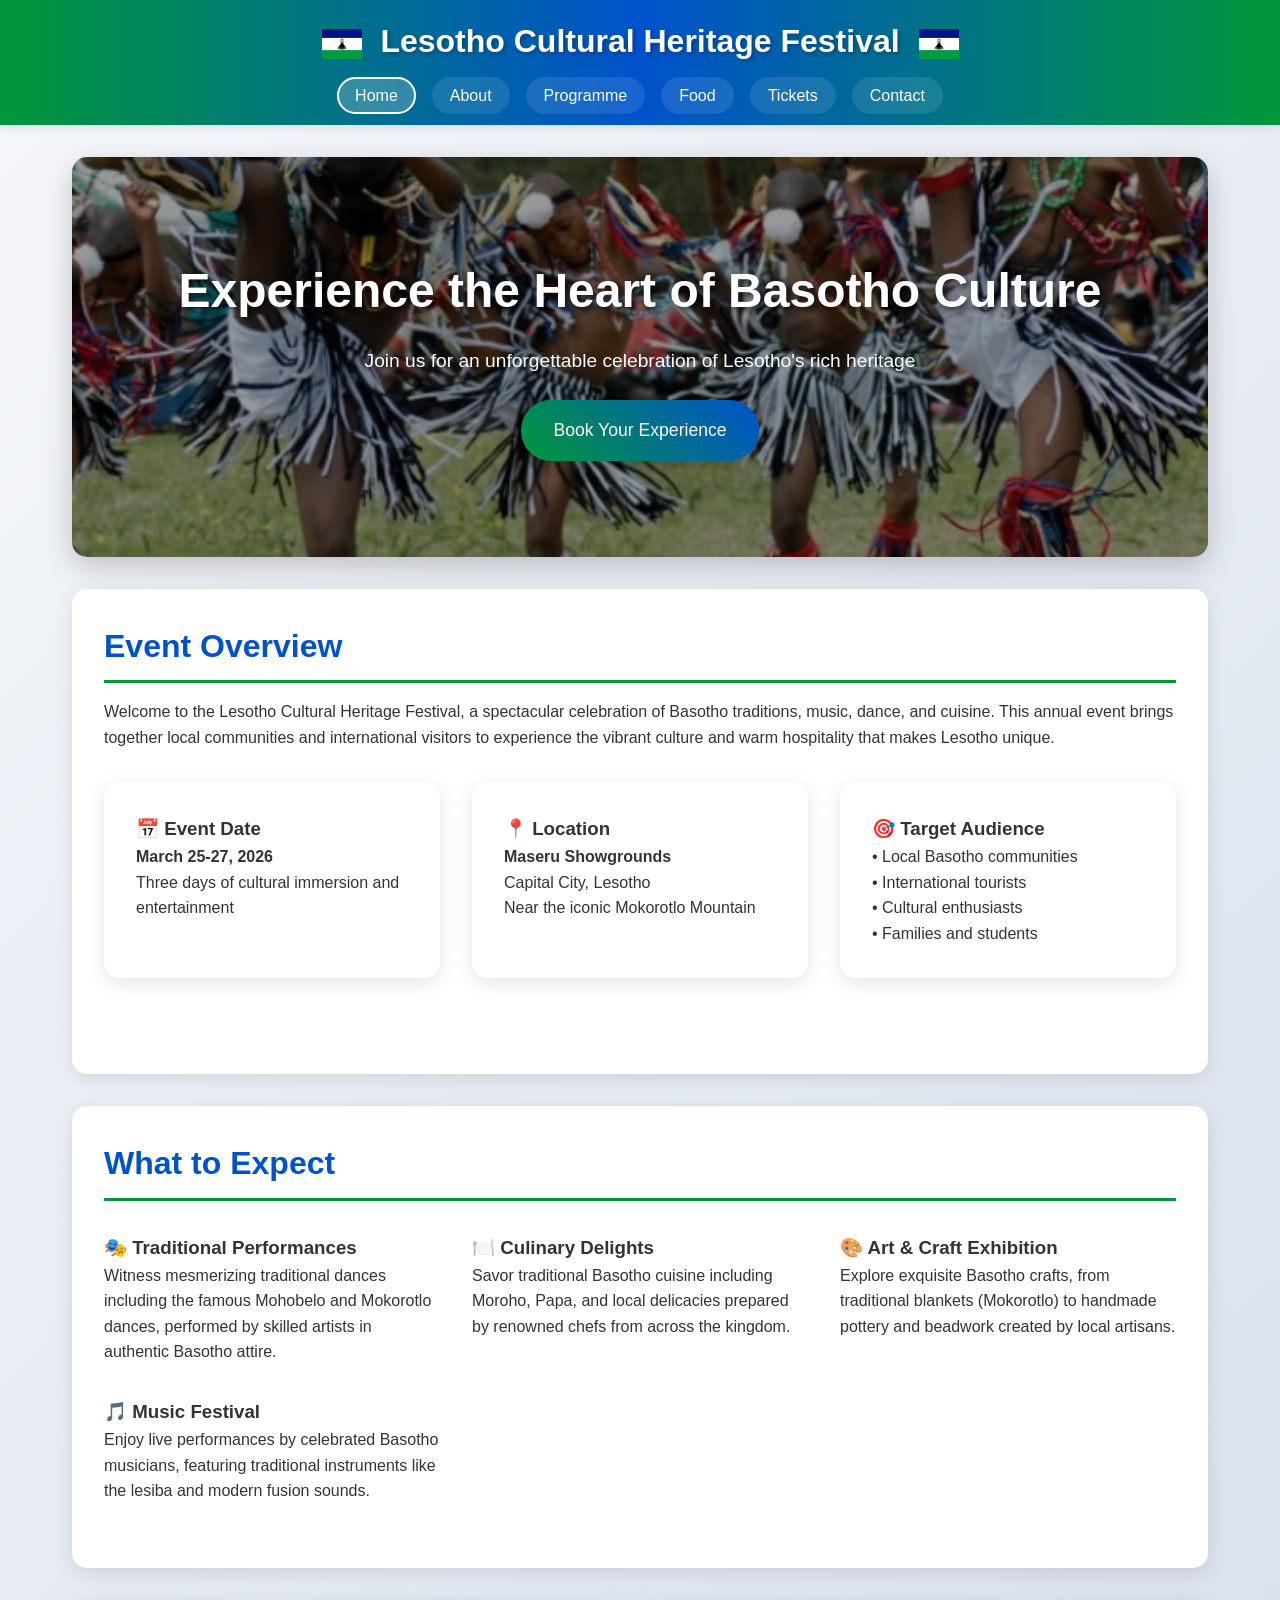
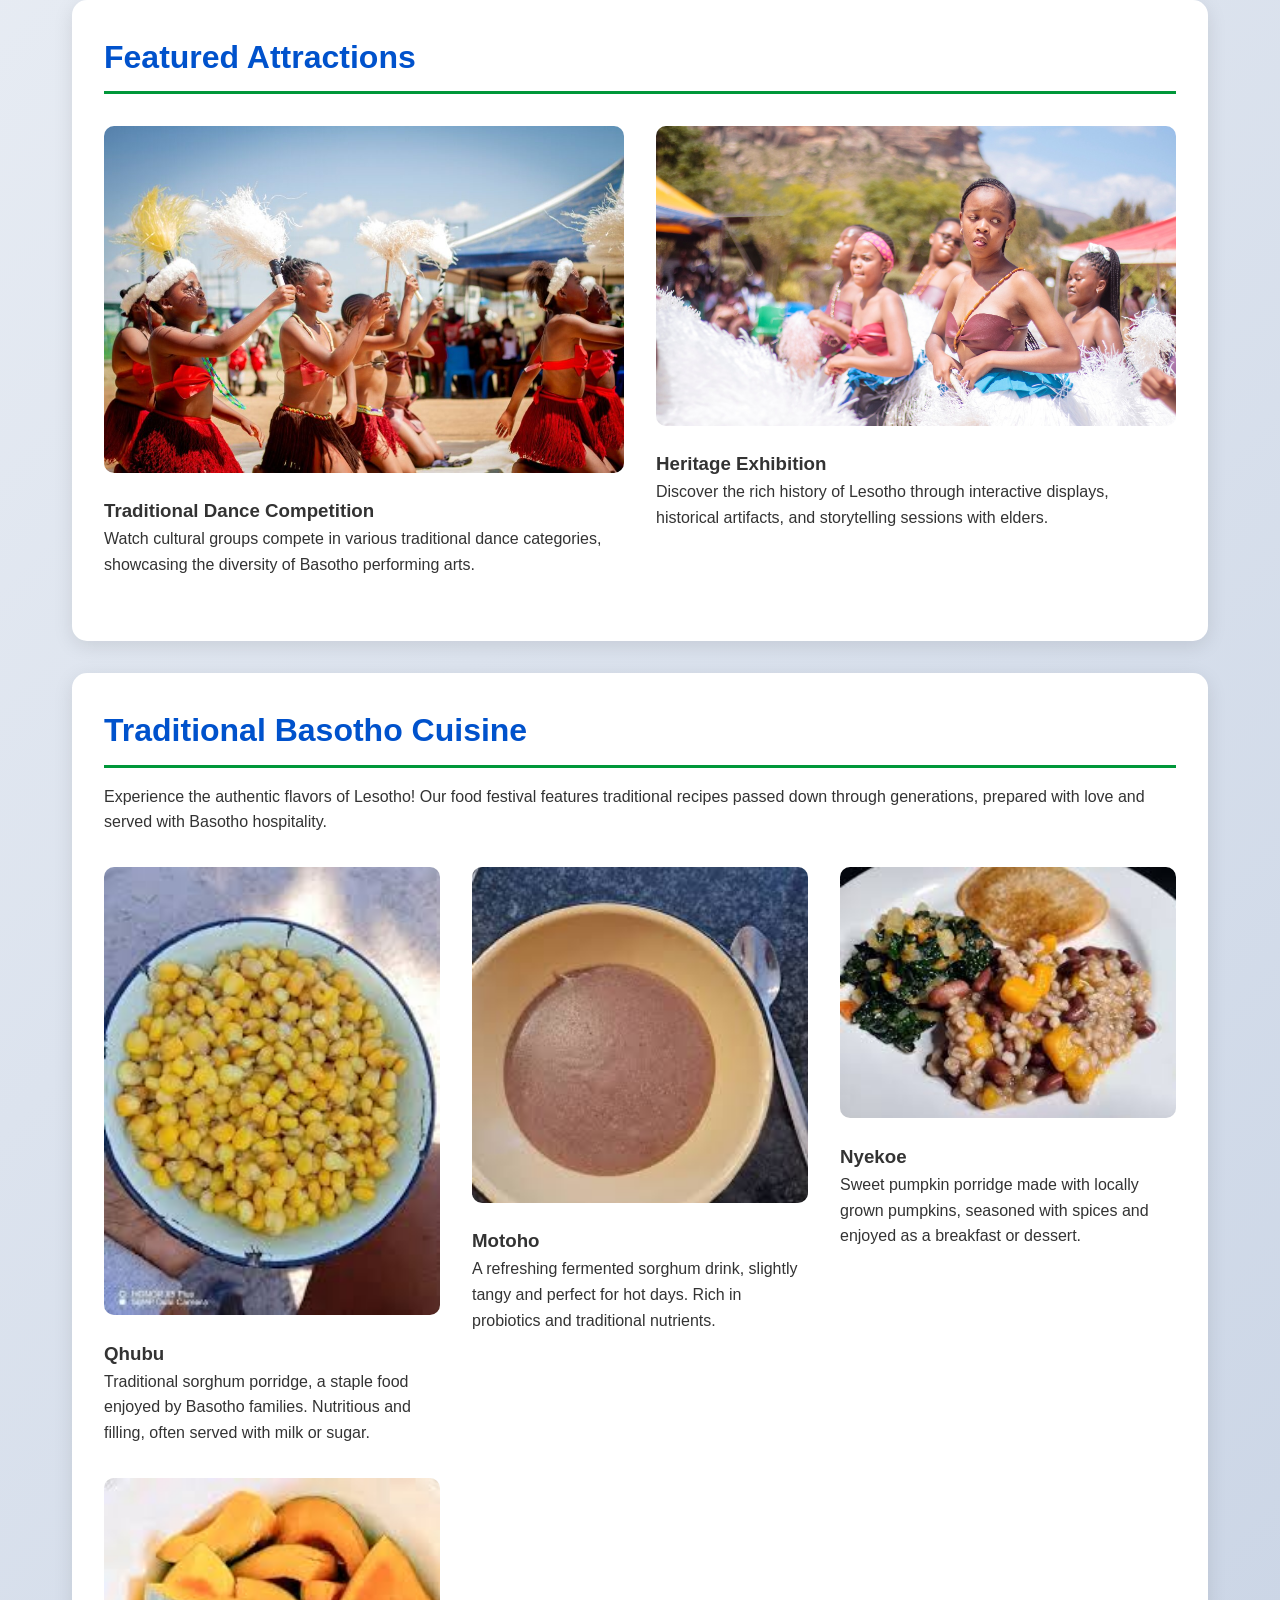
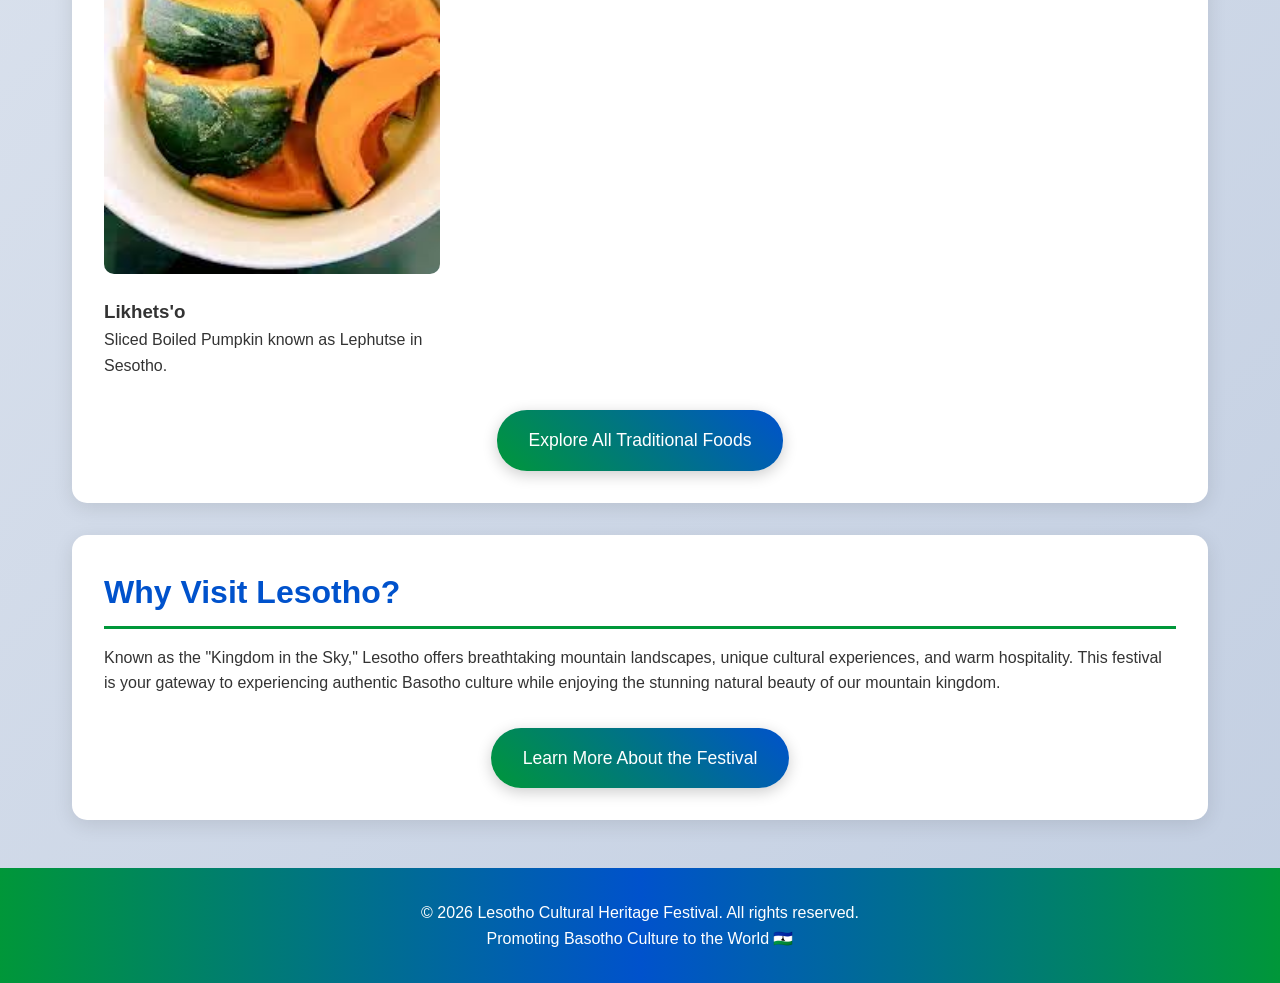
<file: index.html>
<!DOCTYPE html>
<html lang="en">
<head>
    <meta charset="UTF-8">
    <meta name="viewport" content="width=device-width, initial-scale=1.0">
    <title>Lesotho Cultural Heritage Festival - Home</title>
    <link rel="stylesheet" href="styles.css">
</head>
<body>
    <header>
        <nav>
            <h1><img src="national-flag.png" alt="Lesotho Flag" class="flag-icon"> Lesotho Cultural Heritage Festival <img src="national-flag.png" alt="Lesotho Flag" class="flag-icon"></h1>
            <ul>
                <li><a href="index.html" class="active">Home</a></li>
                <li><a href="about.html">About</a></li>
                <li><a href="programme.html">Programme</a></li>
                <li><a href="food.html">Food</a></li>
                <li><a href="tickets.html">Tickets</a></li>
                <li><a href="contact.html">Contact</a></li>
            </ul>
        </nav>
    </header>

    <main>
        <section class="hero-banner fade-in">
            <div class="hero-content">
                <h1>Experience the Heart of Basotho Culture</h1>
                <p>Join us for an unforgettable celebration of Lesotho's rich heritage</p>
                <a href="tickets.html" class="btn">Book Your Experience</a>
            </div>
        </section>

        <section class="card fade-in">
            <h2>Event Overview</h2>
            <p>Welcome to the Lesotho Cultural Heritage Festival, a spectacular celebration of Basotho traditions, music, dance, and cuisine. This annual event brings together local communities and international visitors to experience the vibrant culture and warm hospitality that makes Lesotho unique.</p>
            
            <div class="grid">
                <div class="card">
                    <h3>📅 Event Date</h3>
                    <p><strong>March 25-27, 2026</strong></p>
                    <p>Three days of cultural immersion and entertainment</p>
                </div>
                <div class="card">
                    <h3>📍 Location</h3>
                    <p><strong>Maseru Showgrounds</strong></p>
                    <p>Capital City, Lesotho</p>
                    <p>Near the iconic Mokorotlo Mountain</p>
                </div>
                <div class="card">
                    <h3>🎯 Target Audience</h3>
                    <p>• Local Basotho communities</p>
                    <p>• International tourists</p>
                    <p>• Cultural enthusiasts</p>
                    <p>• Families and students</p>
                </div>
            </div>
        </section>

        <section class="card fade-in">
            <h2>What to Expect</h2>
            <div class="grid">
                <div>
                    <h3>🎭 Traditional Performances</h3>
                    <p>Witness mesmerizing traditional dances including the famous Mohobelo and Mokorotlo dances, performed by skilled artists in authentic Basotho attire.</p>
                </div>
                <div>
                    <h3>🍽️ Culinary Delights</h3>
                    <p>Savor traditional Basotho cuisine including Moroho, Papa, and local delicacies prepared by renowned chefs from across the kingdom.</p>
                </div>
                <div>
                    <h3>🎨 Art & Craft Exhibition</h3>
                    <p>Explore exquisite Basotho crafts, from traditional blankets (Mokorotlo) to handmade pottery and beadwork created by local artisans.</p>
                </div>
                <div>
                    <h3>🎵 Music Festival</h3>
                    <p>Enjoy live performances by celebrated Basotho musicians, featuring traditional instruments like the lesiba and modern fusion sounds.</p>
                </div>
            </div>
        </section>

        <section class="card fade-in">
            <h2>Featured Attractions</h2>
            <div class="grid">
                <div>
                    <img src="cultural-festival2.jpg" alt="Cultural Performance" style="width: 100%; border-radius: 10px; margin-bottom: 1rem;">
                    <h3>Traditional Dance Competition</h3>
                    <p>Watch cultural groups compete in various traditional dance categories, showcasing the diversity of Basotho performing arts.</p>
                </div>
                <div>
                    <img src="cultural-festival3.jpg" alt="Cultural Exhibition" style="width: 100%; border-radius: 10px; margin-bottom: 1rem;">
                    <h3>Heritage Exhibition</h3>
                    <p>Discover the rich history of Lesotho through interactive displays, historical artifacts, and storytelling sessions with elders.</p>
                </div>
            </div>
        </section>

        <section class="card fade-in">
            <h2>Traditional Basotho Cuisine</h2>
            <p>Experience the authentic flavors of Lesotho! Our food festival features traditional recipes passed down through generations, prepared with love and served with Basotho hospitality.</p>
            
            <div class="grid">
                <div>
                    <img src="food-(qhubu-recipe).jpg" alt="Qhubu - Traditional Sorghum Porridge" style="width: 100%; border-radius: 10px; margin-bottom: 1rem;">
                    <h3>Qhubu</h3>
                    <p>Traditional sorghum porridge, a staple food enjoyed by Basotho families. Nutritious and filling, often served with milk or sugar.</p>
                </div>
                <div>
                    <img src="food-(motoho-recipe).jpg" alt="Motoho - Fermented Sorghum Drink" style="width: 100%; border-radius: 10px; margin-bottom: 1rem;">
                    <h3>Motoho</h3>
                    <p>A refreshing fermented sorghum drink, slightly tangy and perfect for hot days. Rich in probiotics and traditional nutrients.</p>
                </div>
                <div>
                    <img src="Food-(nyekoe-recipe).jpg" alt="Nyekoe - Pumpkin porridge" style="width: 100%; border-radius: 10px; margin-bottom: 1rem;">
                    <h3>Nyekoe</h3>
                    <p>Sweet pumpkin porridge made with locally grown pumpkins, seasoned with spices and enjoyed as a breakfast or dessert.</p>
                </div>
                <div>
                    <img src="food-(likhets'o-recipe).jpg" alt="Likhets'o - Spinach dish" style="width: 100%; border-radius: 10px; margin-bottom: 1rem;">
                    <h3>Likhets'o</h3>
                    <p>Sliced Boiled Pumpkin known as Lephutse in Sesotho.</p>
                </div>
            </div>
            
            <div style="text-align: center; margin-top: 2rem;">
                <a href="food.html" class="btn">Explore All Traditional Foods</a>
            </div>
        </section>

        <section class="card fade-in">
            <h2>Why Visit Lesotho?</h2>
            <p>Known as the "Kingdom in the Sky," Lesotho offers breathtaking mountain landscapes, unique cultural experiences, and warm hospitality. This festival is your gateway to experiencing authentic Basotho culture while enjoying the stunning natural beauty of our mountain kingdom.</p>
            
            <div style="text-align: center; margin-top: 2rem;">
                <a href="about.html" class="btn">Learn More About the Festival</a>
            </div>
        </section>
    </main>

    <footer>
        <p>&copy; 2026 Lesotho Cultural Heritage Festival. All rights reserved.</p>
        <p>Promoting Basotho Culture to the World 🇱🇸</p>
    </footer>
</body>
</html>
</file>
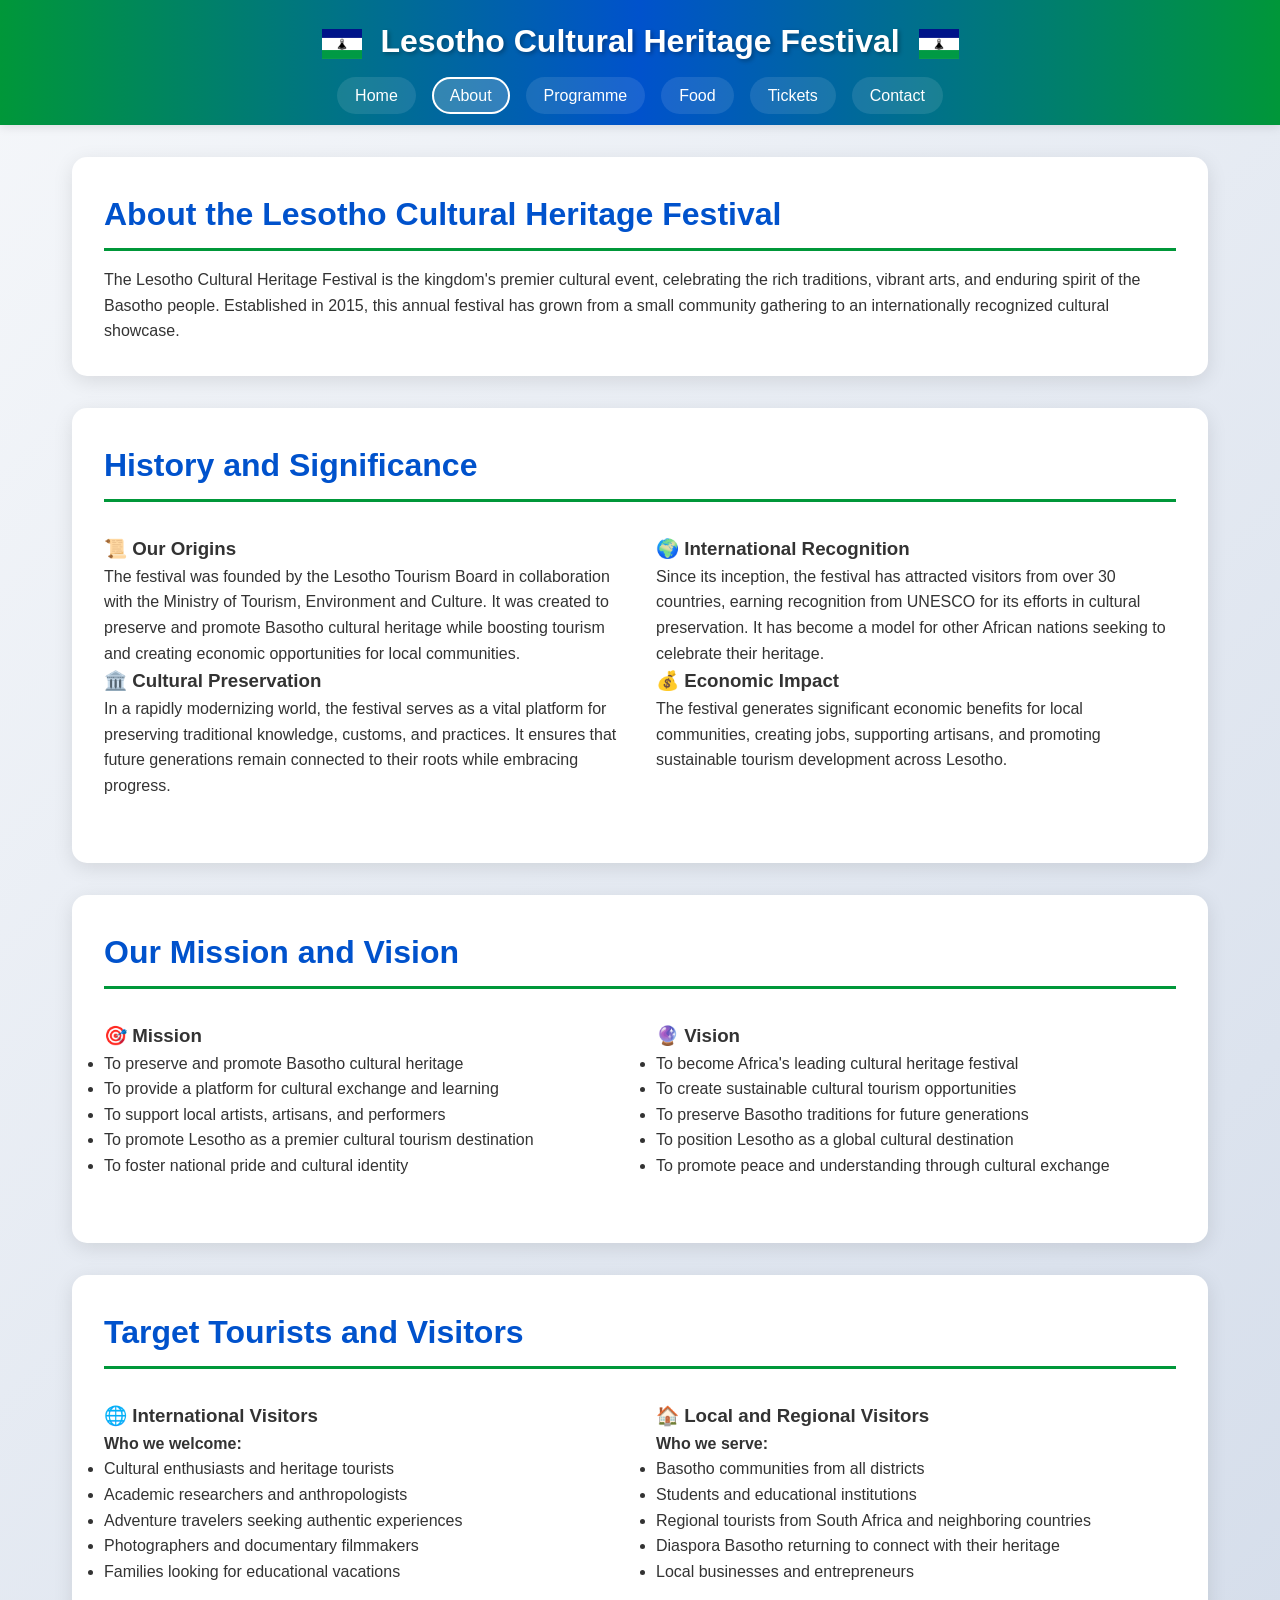
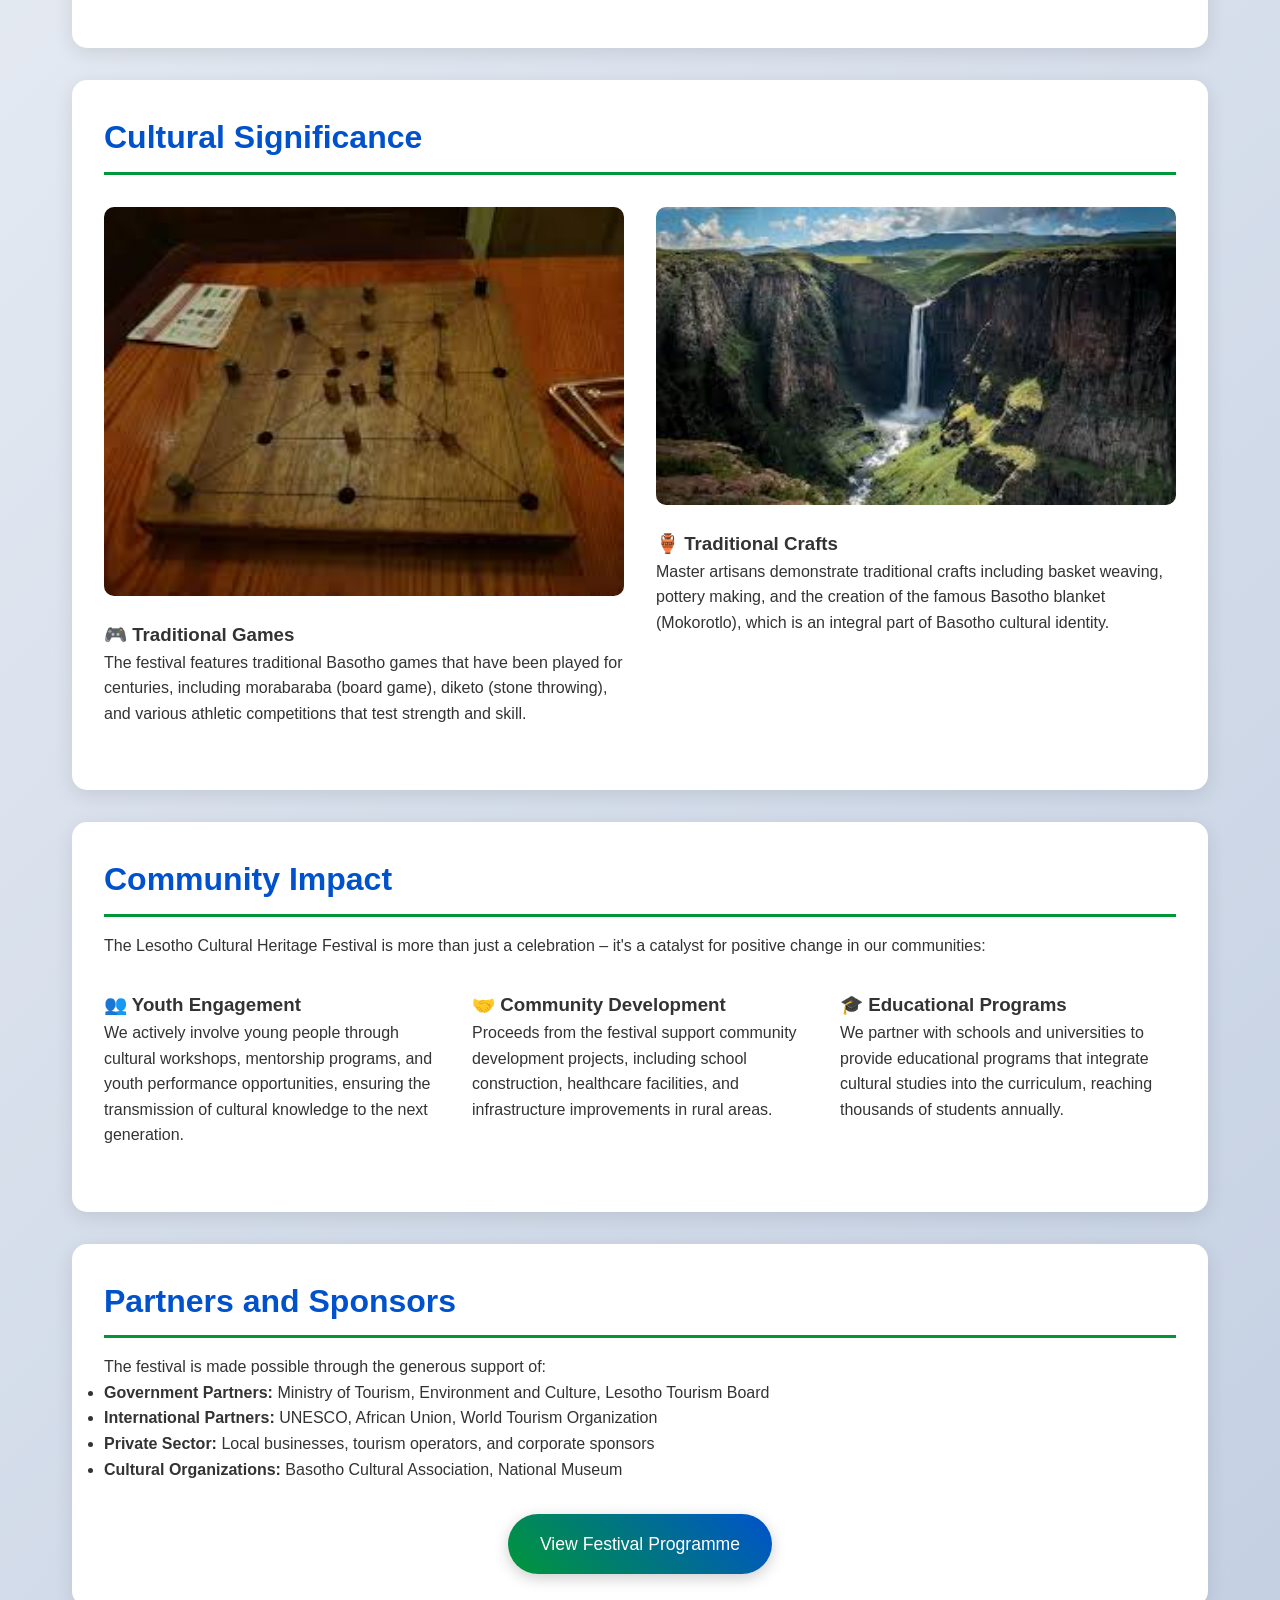
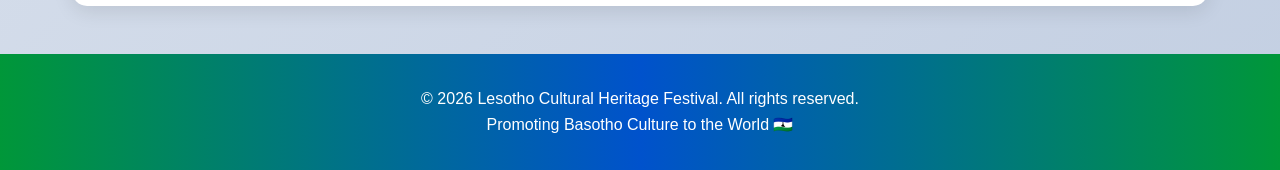
<file: about.html>
<!DOCTYPE html>
<html lang="en">
<head>
    <meta charset="UTF-8">
    <meta name="viewport" content="width=device-width, initial-scale=1.0">
    <title>About - Lesotho Cultural Heritage Festival</title>
    <link rel="stylesheet" href="styles.css">
</head>
<body>
    <header>
        <nav>
            <h1><img src="national-flag.png" alt="Lesotho Flag" class="flag-icon"> Lesotho Cultural Heritage Festival <img src="national-flag.png" alt="Lesotho Flag" class="flag-icon"></h1>
            <ul>
                <li><a href="index.html">Home</a></li>
                <li><a href="about.html" class="active">About</a></li>
                <li><a href="programme.html">Programme</a></li>
                <li><a href="food.html">Food</a></li>
                <li><a href="tickets.html">Tickets</a></li>
                <li><a href="contact.html">Contact</a></li>
            </ul>
        </nav>
    </header>

    <main>
        <section class="card fade-in">
            <h2>About the Lesotho Cultural Heritage Festival</h2>
            <p>The Lesotho Cultural Heritage Festival is the kingdom's premier cultural event, celebrating the rich traditions, vibrant arts, and enduring spirit of the Basotho people. Established in 2015, this annual festival has grown from a small community gathering to an internationally recognized cultural showcase.</p>
        </section>

        <section class="card fade-in">
            <h2>History and Significance</h2>
            <div class="grid">
                <div>
                    <h3>📜 Our Origins</h3>
                    <p>The festival was founded by the Lesotho Tourism Board in collaboration with the Ministry of Tourism, Environment and Culture. It was created to preserve and promote Basotho cultural heritage while boosting tourism and creating economic opportunities for local communities.</p>
                    
                    <h3>🏛️ Cultural Preservation</h3>
                    <p>In a rapidly modernizing world, the festival serves as a vital platform for preserving traditional knowledge, customs, and practices. It ensures that future generations remain connected to their roots while embracing progress.</p>
                </div>
                <div>
                    <h3>🌍 International Recognition</h3>
                    <p>Since its inception, the festival has attracted visitors from over 30 countries, earning recognition from UNESCO for its efforts in cultural preservation. It has become a model for other African nations seeking to celebrate their heritage.</p>
                    
                    <h3>💰 Economic Impact</h3>
                    <p>The festival generates significant economic benefits for local communities, creating jobs, supporting artisans, and promoting sustainable tourism development across Lesotho.</p>
                </div>
            </div>
        </section>

        <section class="card fade-in">
            <h2>Our Mission and Vision</h2>
            <div class="grid">
                <div>
                    <h3>🎯 Mission</h3>
                    <ul>
                        <li>To preserve and promote Basotho cultural heritage</li>
                        <li>To provide a platform for cultural exchange and learning</li>
                        <li>To support local artists, artisans, and performers</li>
                        <li>To promote Lesotho as a premier cultural tourism destination</li>
                        <li>To foster national pride and cultural identity</li>
                    </ul>
                </div>
                <div>
                    <h3>🔮 Vision</h3>
                    <ul>
                        <li>To become Africa's leading cultural heritage festival</li>
                        <li>To create sustainable cultural tourism opportunities</li>
                        <li>To preserve Basotho traditions for future generations</li>
                        <li>To position Lesotho as a global cultural destination</li>
                        <li>To promote peace and understanding through cultural exchange</li>
                    </ul>
                </div>
            </div>
        </section>

        <section class="card fade-in">
            <h2>Target Tourists and Visitors</h2>
            <div class="grid">
                <div>
                    <h3>🌐 International Visitors</h3>
                    <p><strong>Who we welcome:</strong></p>
                    <ul>
                        <li>Cultural enthusiasts and heritage tourists</li>
                        <li>Academic researchers and anthropologists</li>
                        <li>Adventure travelers seeking authentic experiences</li>
                        <li>Photographers and documentary filmmakers</li>
                        <li>Families looking for educational vacations</li>
                    </ul>
                </div>
                <div>
                    <h3>🏠 Local and Regional Visitors</h3>
                    <p><strong>Who we serve:</strong></p>
                    <ul>
                        <li>Basotho communities from all districts</li>
                        <li>Students and educational institutions</li>
                        <li>Regional tourists from South Africa and neighboring countries</li>
                        <li>Diaspora Basotho returning to connect with their heritage</li>
                        <li>Local businesses and entrepreneurs</li>
                    </ul>
                </div>
            </div>
        </section>

        <section class="card fade-in">
            <h2>Cultural Significance</h2>
            <div class="grid">
                <div>
                    <img src="game1.jpg" alt="Traditional Games" style="width: 100%; border-radius: 10px; margin-bottom: 1rem;">
                    <h3>🎮 Traditional Games</h3>
                    <p>The festival features traditional Basotho games that have been played for centuries, including morabaraba (board game), diketo (stone throwing), and various athletic competitions that test strength and skill.</p>
                </div>
                <div>
                    <img src="tourism-expo.jpg" alt="Cultural Exhibition" style="width: 100%; border-radius: 10px; margin-bottom: 1rem;">
                    <h3>🏺 Traditional Crafts</h3>
                    <p>Master artisans demonstrate traditional crafts including basket weaving, pottery making, and the creation of the famous Basotho blanket (Mokorotlo), which is an integral part of Basotho cultural identity.</p>
                </div>
            </div>
        </section>

        <section class="card fade-in">
            <h2>Community Impact</h2>
            <p>The Lesotho Cultural Heritage Festival is more than just a celebration – it's a catalyst for positive change in our communities:</p>
            
            <div class="grid">
                <div>
                    <h3>👥 Youth Engagement</h3>
                    <p>We actively involve young people through cultural workshops, mentorship programs, and youth performance opportunities, ensuring the transmission of cultural knowledge to the next generation.</p>
                </div>
                <div>
                    <h3>🤝 Community Development</h3>
                    <p>Proceeds from the festival support community development projects, including school construction, healthcare facilities, and infrastructure improvements in rural areas.</p>
                </div>
                <div>
                    <h3>🎓 Educational Programs</h3>
                    <p>We partner with schools and universities to provide educational programs that integrate cultural studies into the curriculum, reaching thousands of students annually.</p>
                </div>
            </div>
        </section>

        <section class="card fade-in">
            <h2>Partners and Sponsors</h2>
            <p>The festival is made possible through the generous support of:</p>
            <ul>
                <li><strong>Government Partners:</strong> Ministry of Tourism, Environment and Culture, Lesotho Tourism Board</li>
                <li><strong>International Partners:</strong> UNESCO, African Union, World Tourism Organization</li>
                <li><strong>Private Sector:</strong> Local businesses, tourism operators, and corporate sponsors</li>
                <li><strong>Cultural Organizations:</strong> Basotho Cultural Association, National Museum</li>
            </ul>
            
            <div style="text-align: center; margin-top: 2rem;">
                <a href="programme.html" class="btn">View Festival Programme</a>
            </div>
        </section>
    </main>

    <footer>
        <p>&copy; 2026 Lesotho Cultural Heritage Festival. All rights reserved.</p>
        <p>Promoting Basotho Culture to the World 🇱🇸</p>
    </footer>
</body>
</html>
</file>
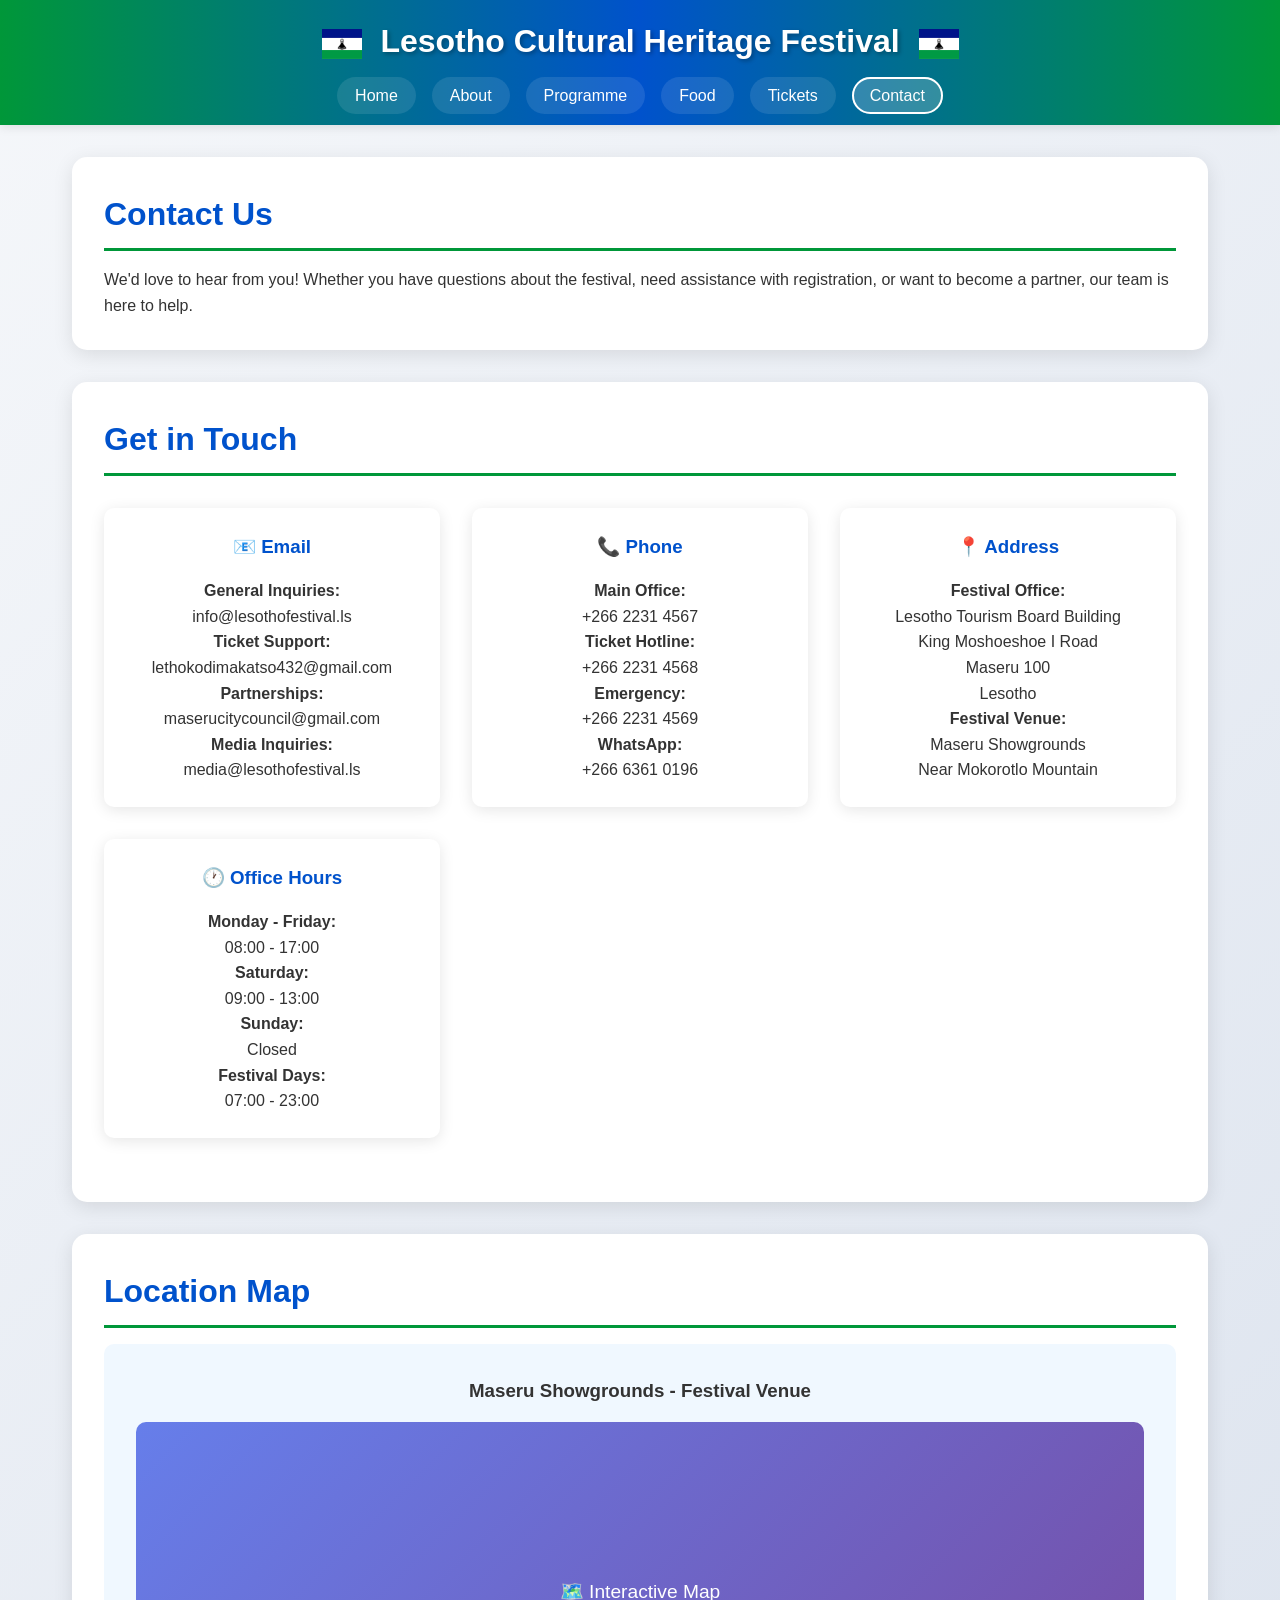
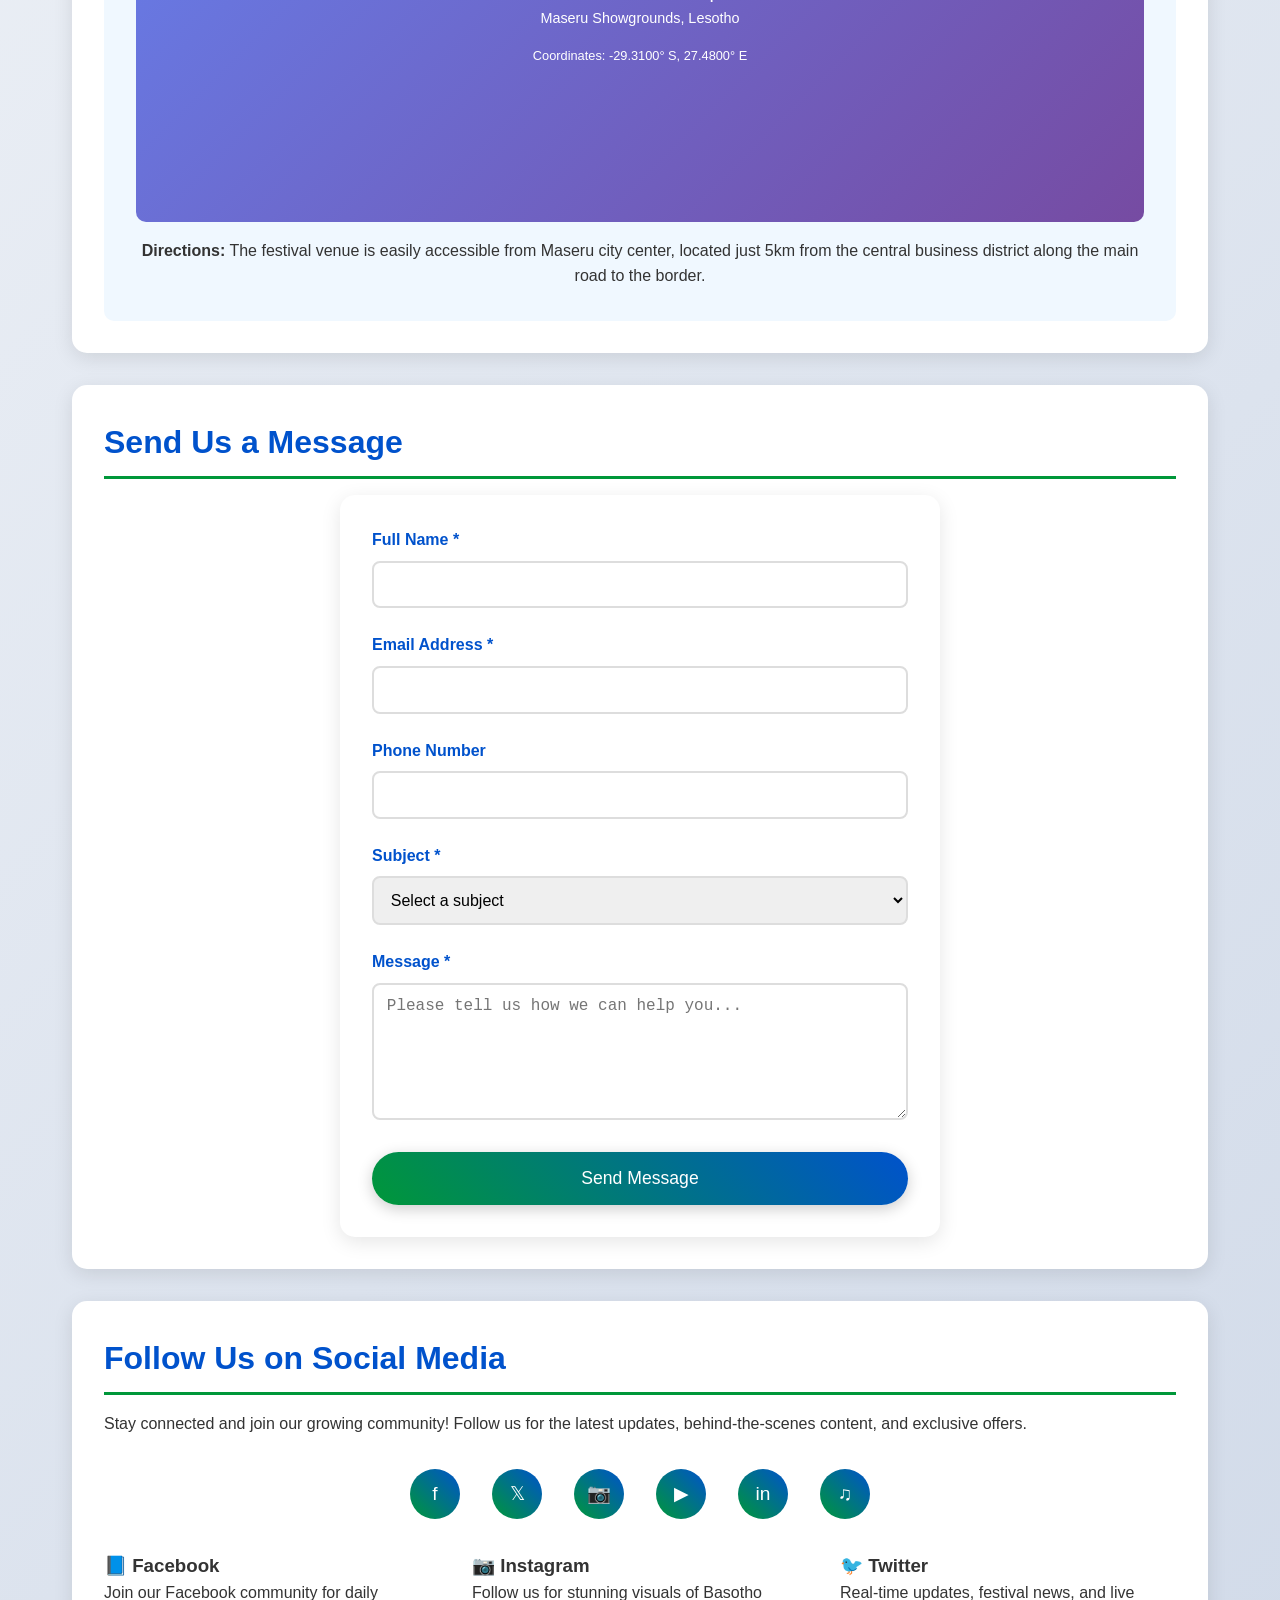
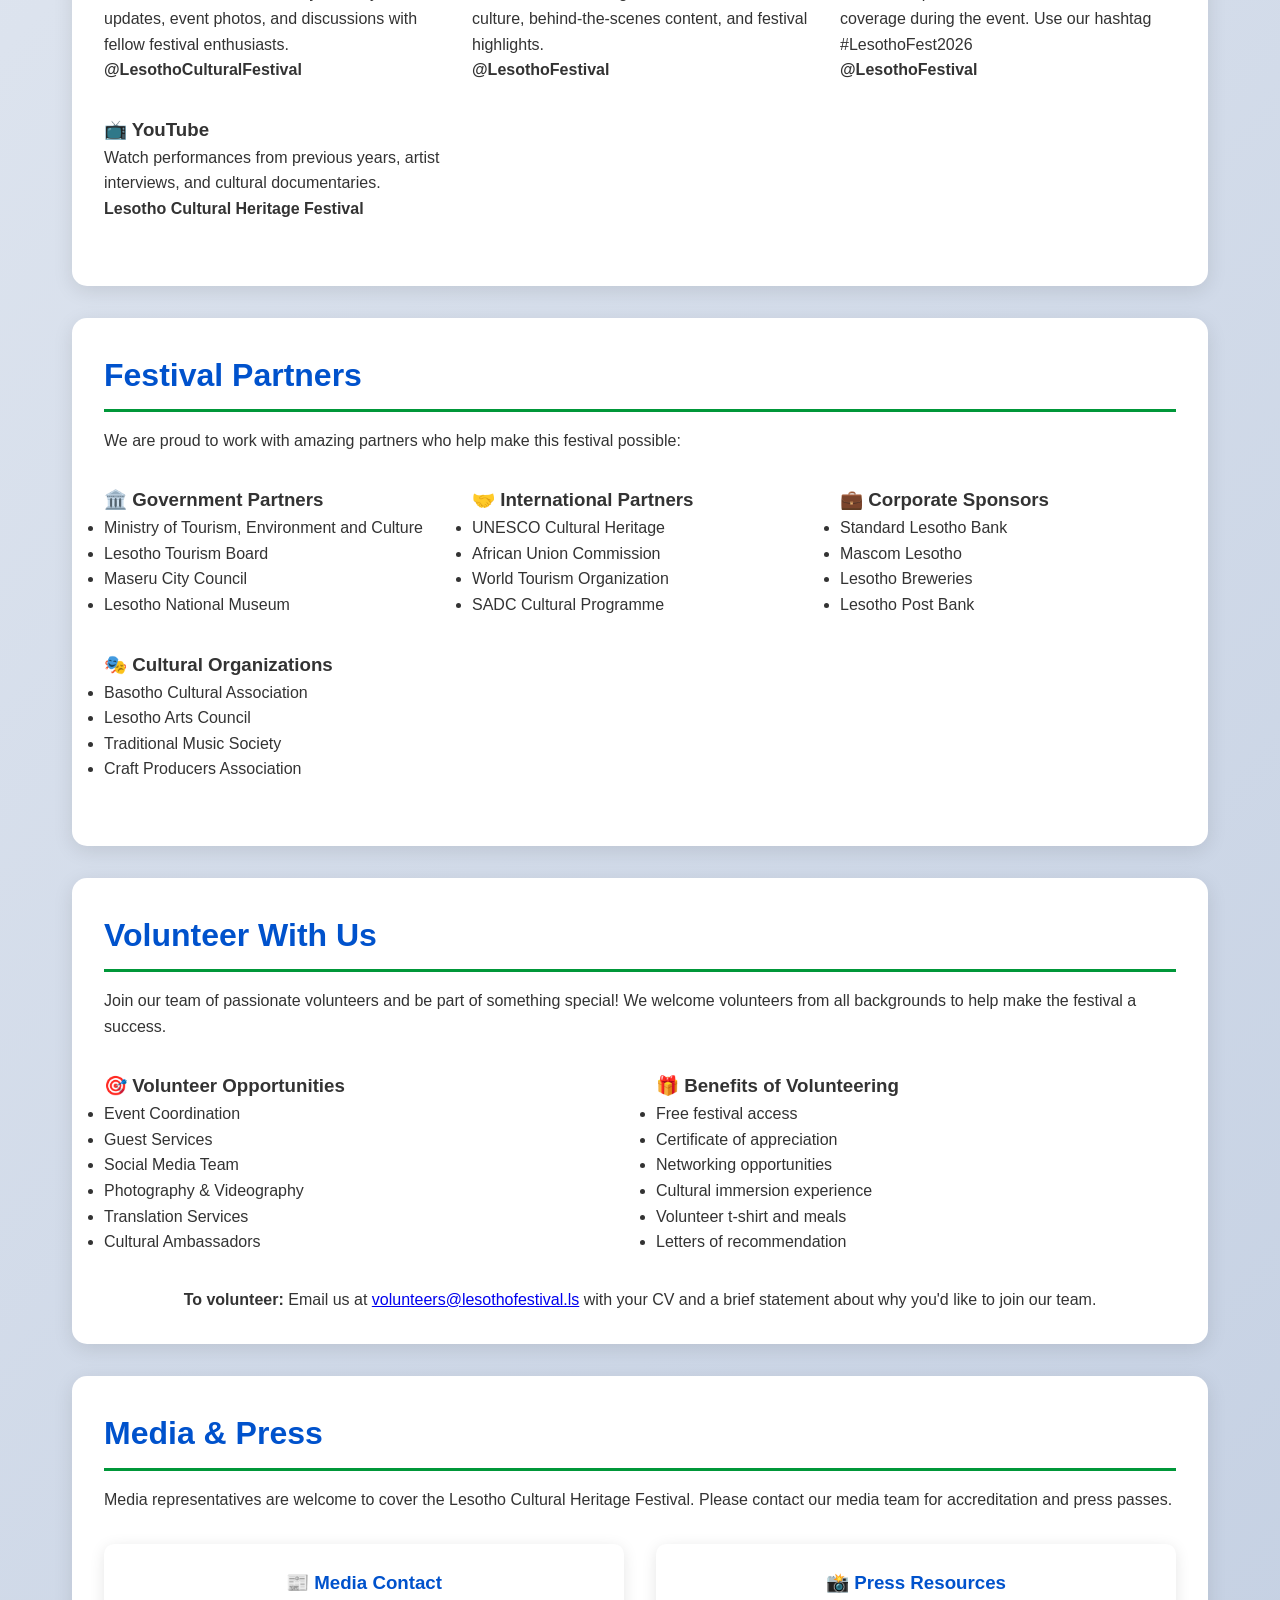
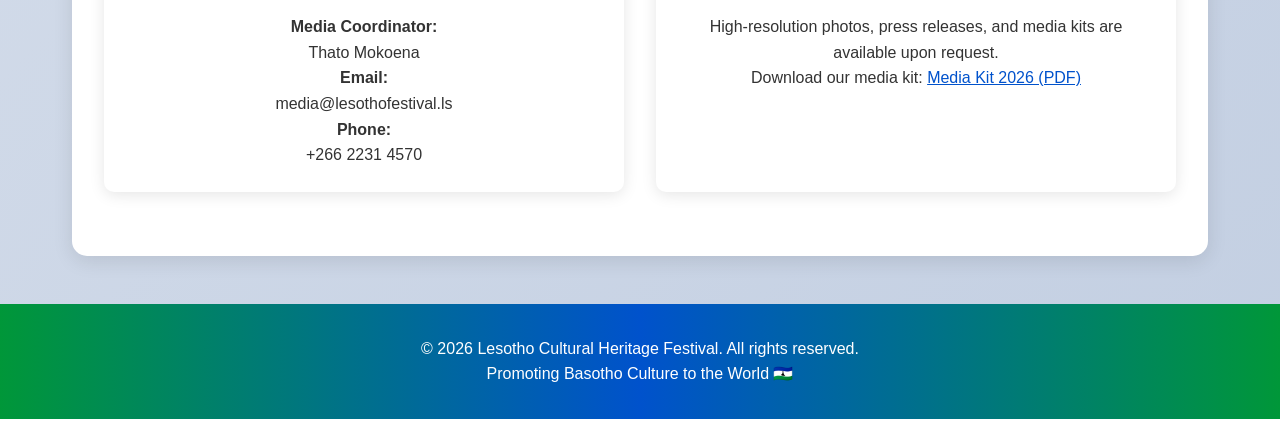
<file: contact.html>
<!DOCTYPE html>
<html lang="en">
<head>
    <meta charset="UTF-8">
    <meta name="viewport" content="width=device-width, initial-scale=1.0">
    <title>Contact - Lesotho Cultural Heritage Festival</title>
    <link rel="stylesheet" href="styles.css">
</head>
<body>
    <header>
        <nav>
            <h1><img src="national-flag.png" alt="Lesotho Flag" class="flag-icon"> Lesotho Cultural Heritage Festival <img src="national-flag.png" alt="Lesotho Flag" class="flag-icon"></h1>
            <ul>
                <li><a href="index.html">Home</a></li>
                <li><a href="about.html">About</a></li>
                <li><a href="programme.html">Programme</a></li>
                <li><a href="food.html">Food</a></li>
                <li><a href="tickets.html">Tickets</a></li>
                <li><a href="contact.html" class="active">Contact</a></li>
            </ul>
        </nav>
    </header>

    <main>
        <section class="card fade-in">
            <h2>Contact Us</h2>
            <p>We'd love to hear from you! Whether you have questions about the festival, need assistance with registration, or want to become a partner, our team is here to help.</p>
        </section>

        <section class="card fade-in">
            <h2>Get in Touch</h2>
            <div class="contact-info">
                <div class="contact-item">
                    <h3>📧 Email</h3>
                    <p><strong>General Inquiries:</strong><br>info@lesothofestival.ls</p>
                    <p><strong>Ticket Support:</strong><br>lethokodimakatso432@gmail.com</p>
                    <p><strong>Partnerships:</strong><br>maserucitycouncil@gmail.com</p>
                    <p><strong>Media Inquiries:</strong><br>media@lesothofestival.ls</p>
                </div>

                <div class="contact-item">
                    <h3>📞 Phone</h3>
                    <p><strong>Main Office:</strong><br>+266 2231 4567</p>
                    <p><strong>Ticket Hotline:</strong><br>+266 2231 4568</p>
                    <p><strong>Emergency:</strong><br>+266 2231 4569</p>
                    <p><strong>WhatsApp:</strong><br>+266 6361 0196</p>
                </div>

                <div class="contact-item">
                    <h3>📍 Address</h3>
                    <p><strong>Festival Office:</strong></p>
                    <p>Lesotho Tourism Board Building<br>
                    King Moshoeshoe I Road<br>
                    Maseru 100<br>
                    Lesotho</p>
                    <p><strong>Festival Venue:</strong></p>
                    <p>Maseru Showgrounds<br>
                    Near Mokorotlo Mountain</p>
                </div>

                <div class="contact-item">
                    <h3>🕐 Office Hours</h3>
                    <p><strong>Monday - Friday:</strong><br>08:00 - 17:00</p>
                    <p><strong>Saturday:</strong><br>09:00 - 13:00</p>
                    <p><strong>Sunday:</strong><br>Closed</p>
                    <p><strong>Festival Days:</strong><br>07:00 - 23:00</p>
                </div>
            </div>
        </section>

        <section class="card fade-in">
            <h2>Location Map</h2>
            <div style="background: #f0f8ff; padding: 2rem; border-radius: 10px; text-align: center;">
                <h3>Maseru Showgrounds - Festival Venue</h3>
                <div style="background: linear-gradient(135deg, #667eea 0%, #764ba2 100%); height: 400px; border-radius: 10px; display: flex; align-items: center; justify-content: center; color: white; font-size: 1.2rem; margin: 1rem 0;">
                    <div>
                        <p>🗺️ Interactive Map</p>
                        <p style="font-size: 0.9rem;">Maseru Showgrounds, Lesotho</p>
                        <p style="font-size: 0.8rem; margin-top: 1rem;">Coordinates: -29.3100° S, 27.4800° E</p>
                    </div>
                </div>
                <p><strong>Directions:</strong> The festival venue is easily accessible from Maseru city center, located just 5km from the central business district along the main road to the border.</p>
            </div>
        </section>

        <section class="card fade-in">
            <h2>Send Us a Message</h2>
            <form class="registration-form" onsubmit="handleContactSubmit(event)">
                <div class="form-group">
                    <label for="contactName">Full Name *</label>
                    <input type="text" id="contactName" name="contactName" required>
                </div>

                <div class="form-group">
                    <label for="contactEmail">Email Address *</label>
                    <input type="email" id="contactEmail" name="contactEmail" required>
                </div>

                <div class="form-group">
                    <label for="contactPhone">Phone Number</label>
                    <input type="tel" id="contactPhone" name="contactPhone">
                </div>

                <div class="form-group">
                    <label for="subject">Subject *</label>
                    <select id="subject" name="subject" required>
                        <option value="">Select a subject</option>
                        <option value="general">General Inquiry</option>
                        <option value="tickets">Ticket Information</option>
                        <option value="programme">Programme Details</option>
                        <option value="partnership">Partnership Opportunity</option>
                        <option value="media">Media Inquiry</option>
                        <option value="volunteer">Volunteer Information</option>
                        <option value="feedback">Feedback</option>
                        <option value="other">Other</option>
                    </select>
                </div>

                <div class="form-group">
                    <label for="message">Message *</label>
                    <textarea id="message" name="message" rows="6" required placeholder="Please tell us how we can help you..."></textarea>
                </div>

                <button type="submit" class="btn" style="width: 100%;">Send Message</button>
            </form>
        </section>

        <section class="card fade-in">
            <h2>Follow Us on Social Media</h2>
            <p>Stay connected and join our growing community! Follow us for the latest updates, behind-the-scenes content, and exclusive offers.</p>
            
            <div class="social-links">
                <a href="https://facebook.com/lesothofestival" target="_blank" title="Facebook">
                    <span>f</span>
                </a>
                <a href="https://twitter.com/lesothofestival" target="_blank" title="Twitter">
                    <span>𝕏</span>
                </a>
                <a href="https://instagram.com/lesothofestival" target="_blank" title="Instagram">
                    <span>📷</span>
                </a>
                <a href="https://youtube.com/lesothofestival" target="_blank" title="YouTube">
                    <span>▶</span>
                </a>
                <a href="https://linkedin.com/company/lesothofestival" target="_blank" title="LinkedIn">
                    <span>in</span>
                </a>
                <a href="https://tiktok.com/@lesothofestival" target="_blank" title="TikTok">
                    <span>♫</span>
                </a>
            </div>

            <div class="grid">
                <div>
                    <h3>📘 Facebook</h3>
                    <p>Join our Facebook community for daily updates, event photos, and discussions with fellow festival enthusiasts.</p>
                    <p><strong>@LesothoCulturalFestival</strong></p>
                </div>
                <div>
                    <h3>📷 Instagram</h3>
                    <p>Follow us for stunning visuals of Basotho culture, behind-the-scenes content, and festival highlights.</p>
                    <p><strong>@LesothoFestival</strong></p>
                </div>
                <div>
                    <h3>🐦 Twitter</h3>
                    <p>Real-time updates, festival news, and live coverage during the event. Use our hashtag #LesothoFest2026</p>
                    <p><strong>@LesothoFestival</strong></p>
                </div>
                <div>
                    <h3>📺 YouTube</h3>
                    <p>Watch performances from previous years, artist interviews, and cultural documentaries.</p>
                    <p><strong>Lesotho Cultural Heritage Festival</strong></p>
                </div>
            </div>
        </section>

        <section class="card fade-in">
            <h2>Festival Partners</h2>
            <p>We are proud to work with amazing partners who help make this festival possible:</p>
            
            <div class="grid">
                <div>
                    <h3>🏛️ Government Partners</h3>
                    <ul>
                        <li>Ministry of Tourism, Environment and Culture</li>
                        <li>Lesotho Tourism Board</li>
                        <li>Maseru City Council</li>
                        <li>Lesotho National Museum</li>
                    </ul>
                </div>
                <div>
                    <h3>🤝 International Partners</h3>
                    <ul>
                        <li>UNESCO Cultural Heritage</li>
                        <li>African Union Commission</li>
                        <li>World Tourism Organization</li>
                        <li>SADC Cultural Programme</li>
                    </ul>
                </div>
                <div>
                    <h3>💼 Corporate Sponsors</h3>
                    <ul>
                        <li>Standard Lesotho Bank</li>
                        <li>Mascom Lesotho</li>
                        <li>Lesotho Breweries</li>
                        <li>Lesotho Post Bank</li>
                    </ul>
                </div>
                <div>
                    <h3>🎭 Cultural Organizations</h3>
                    <ul>
                        <li>Basotho Cultural Association</li>
                        <li>Lesotho Arts Council</li>
                        <li>Traditional Music Society</li>
                        <li>Craft Producers Association</li>
                    </ul>
                </div>
            </div>
        </section>

        <section class="card fade-in">
            <h2>Volunteer With Us</h2>
            <p>Join our team of passionate volunteers and be part of something special! We welcome volunteers from all backgrounds to help make the festival a success.</p>
            
            <div class="grid">
                <div>
                    <h3>🎯 Volunteer Opportunities</h3>
                    <ul>
                        <li>Event Coordination</li>
                        <li>Guest Services</li>
                        <li>Social Media Team</li>
                        <li>Photography & Videography</li>
                        <li>Translation Services</li>
                        <li>Cultural Ambassadors</li>
                    </ul>
                </div>
                <div>
                    <h3>🎁 Benefits of Volunteering</h3>
                    <ul>
                        <li>Free festival access</li>
                        <li>Certificate of appreciation</li>
                        <li>Networking opportunities</li>
                        <li>Cultural immersion experience</li>
                        <li>Volunteer t-shirt and meals</li>
                        <li>Letters of recommendation</li>
                    </ul>
                </div>
            </div>
            
            <div style="text-align: center; margin-top: 2rem;">
                <p><strong>To volunteer:</strong> Email us at <a href="mailto:volunteers@lesothofestival.ls">volunteers@lesothofestival.ls</a> with your CV and a brief statement about why you'd like to join our team.</p>
            </div>
        </section>

        <section class="card fade-in">
            <h2>Media & Press</h2>
            <p>Media representatives are welcome to cover the Lesotho Cultural Heritage Festival. Please contact our media team for accreditation and press passes.</p>
            
            <div class="contact-info">
                <div class="contact-item">
                    <h3>📰 Media Contact</h3>
                    <p><strong>Media Coordinator:</strong><br>Thato Mokoena</p>
                    <p><strong>Email:</strong><br>media@lesothofestival.ls</p>
                    <p><strong>Phone:</strong><br>+266 2231 4570</p>
                </div>
                
                <div class="contact-item">
                    <h3>📸 Press Resources</h3>
                    <p>High-resolution photos, press releases, and media kits are available upon request.</p>
                    <p>Download our media kit: <a href="#" style="color: #0052CC;">Media Kit 2026 (PDF)</a></p>
                </div>
            </div>
        </section>
    </main>

    <footer>
        <p>&copy; 2026 Lesotho Cultural Heritage Festival. All rights reserved.</p>
        <p>Promoting Basotho Culture to the World 🇱🇸</p>
    </footer>

    <script>
        function handleContactSubmit(event) {
            event.preventDefault();
            alert('Thank you for your message! We will get back to you within 24 hours.');
            // In a real application, this would submit the form to a server
        }
    </script>
</body>
</html>
</file>
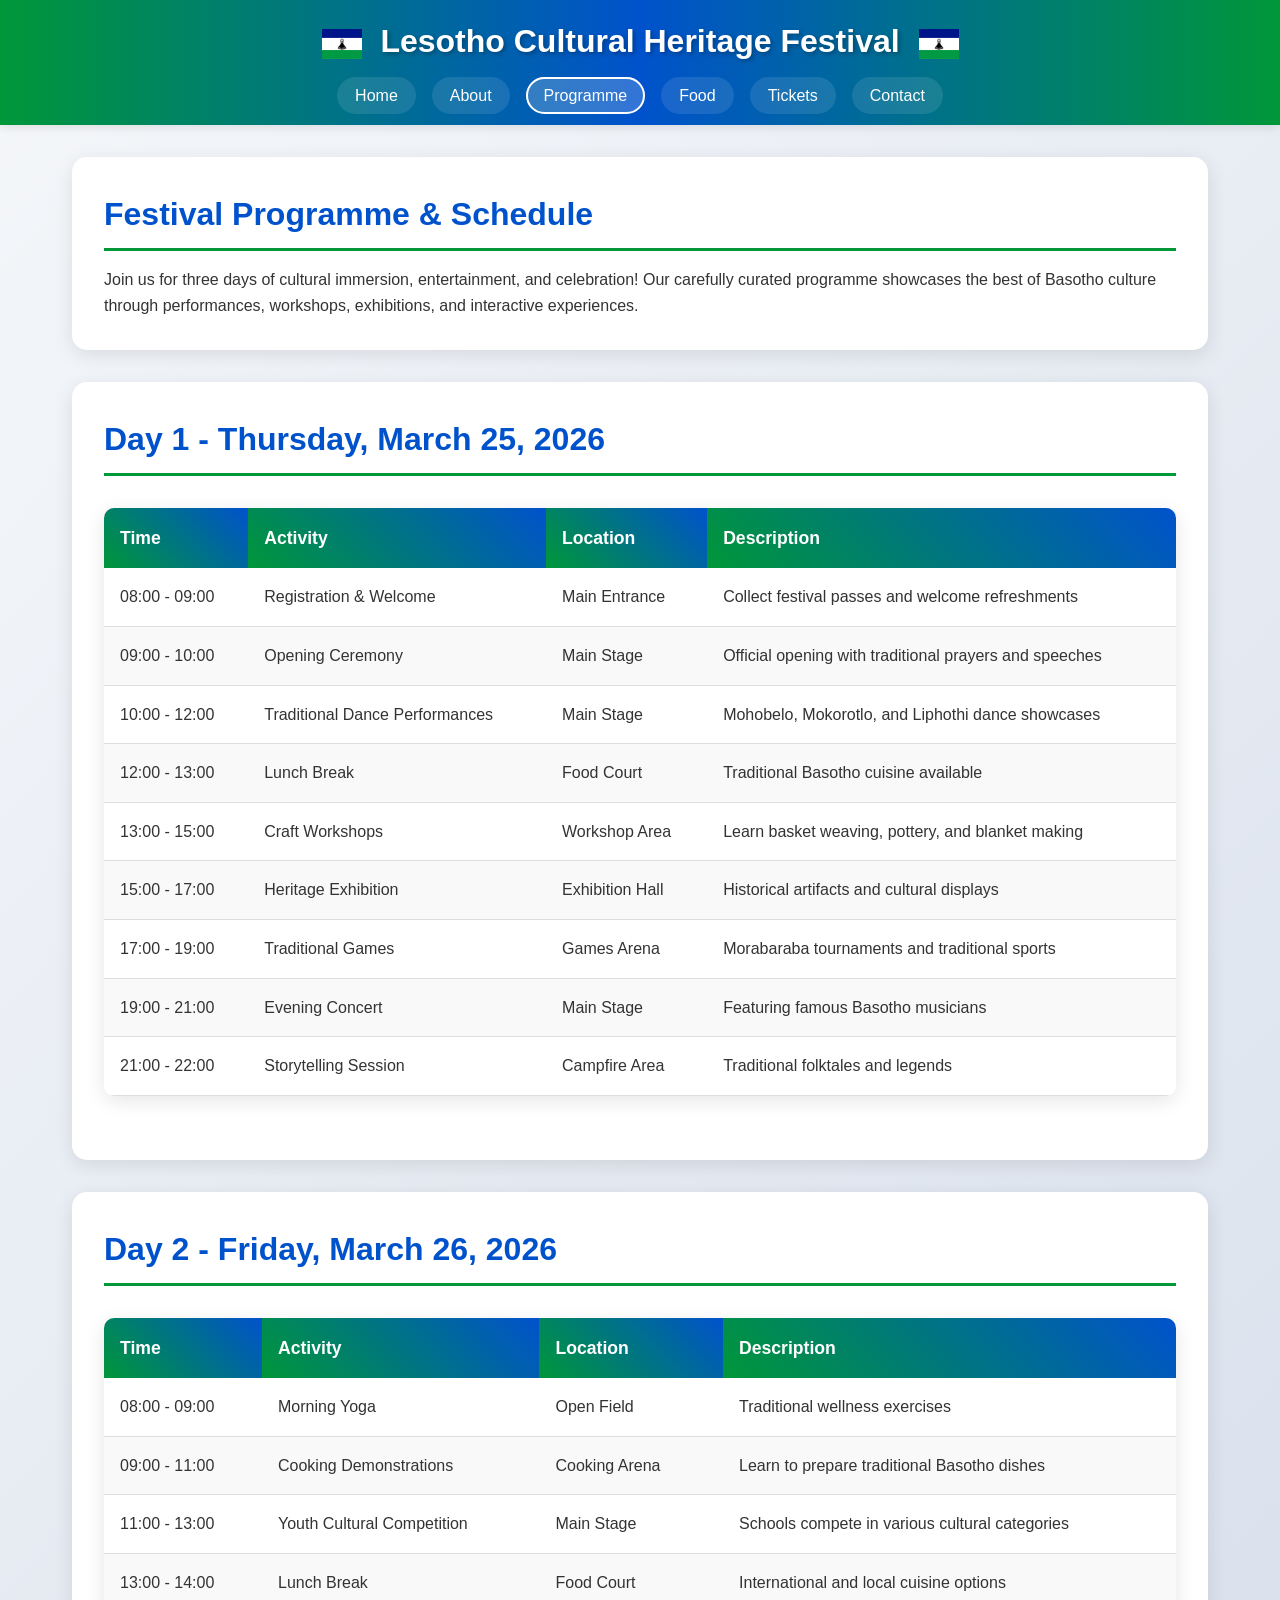
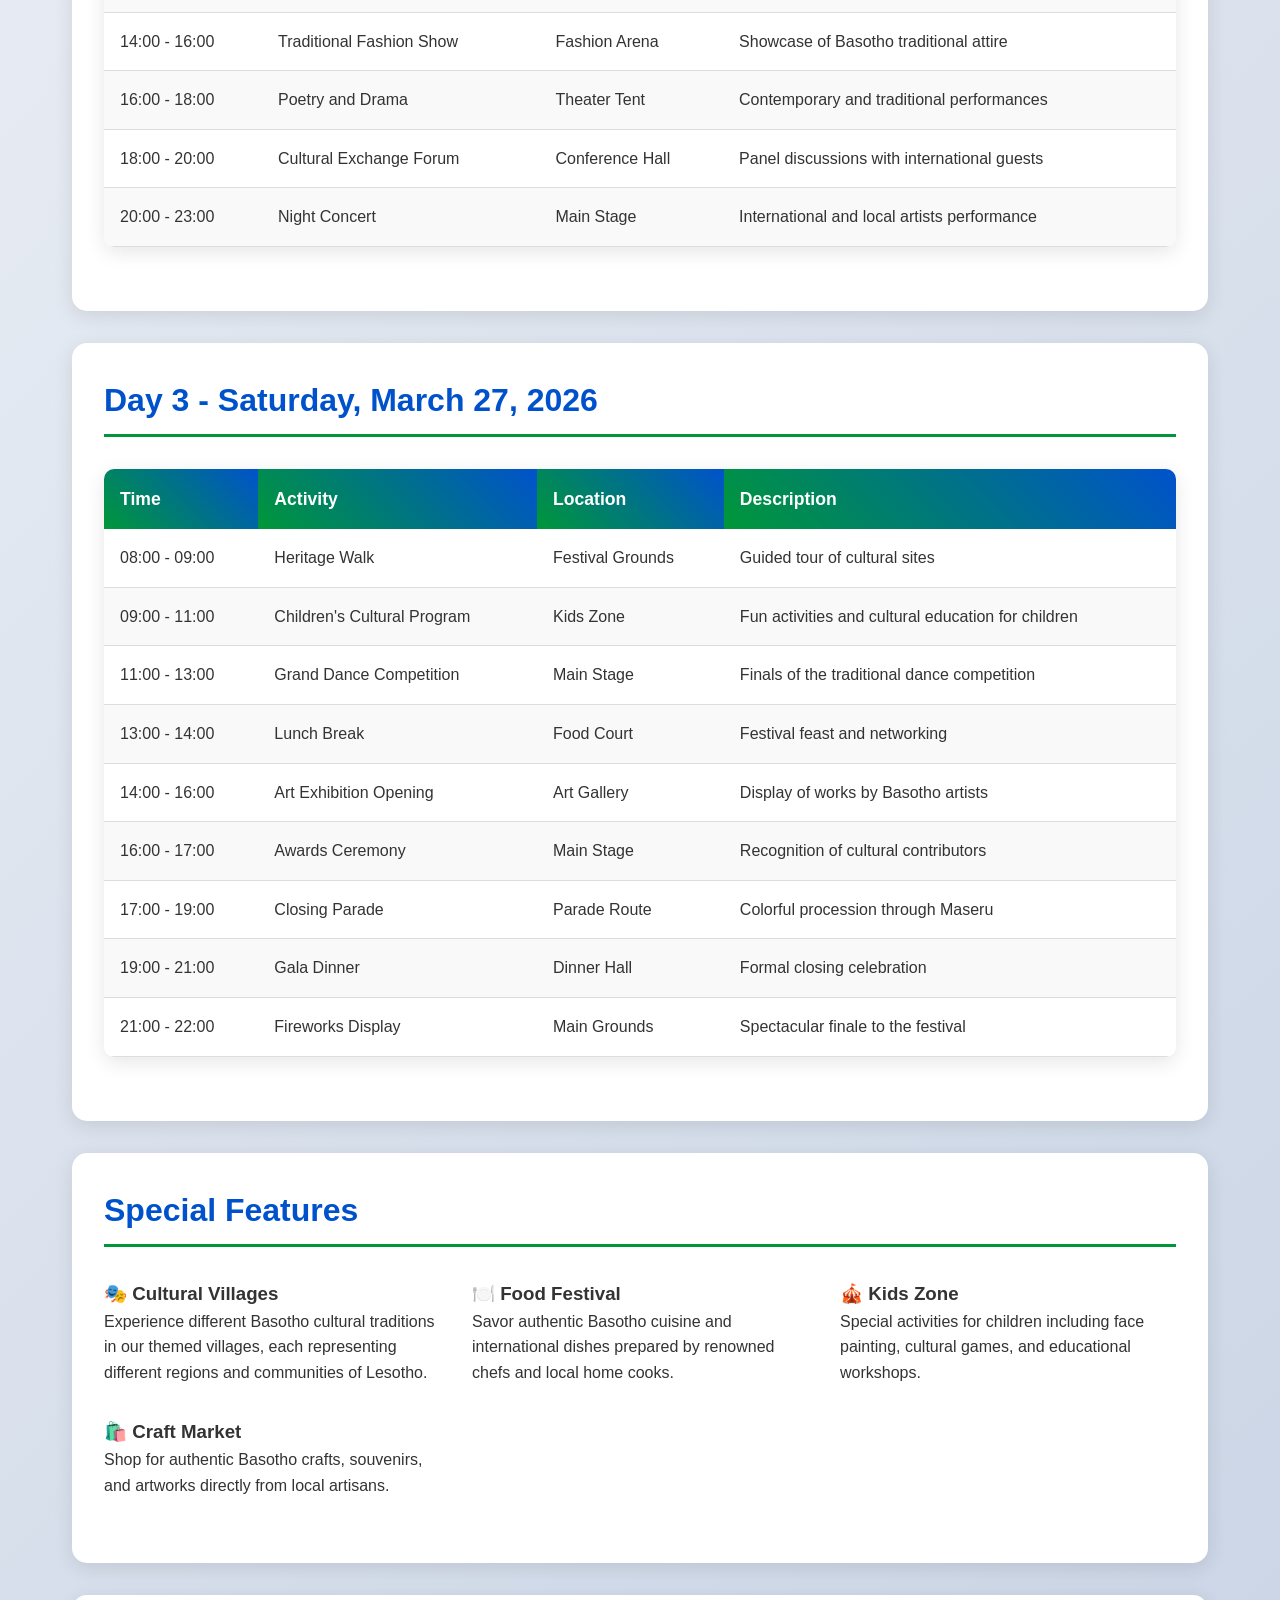
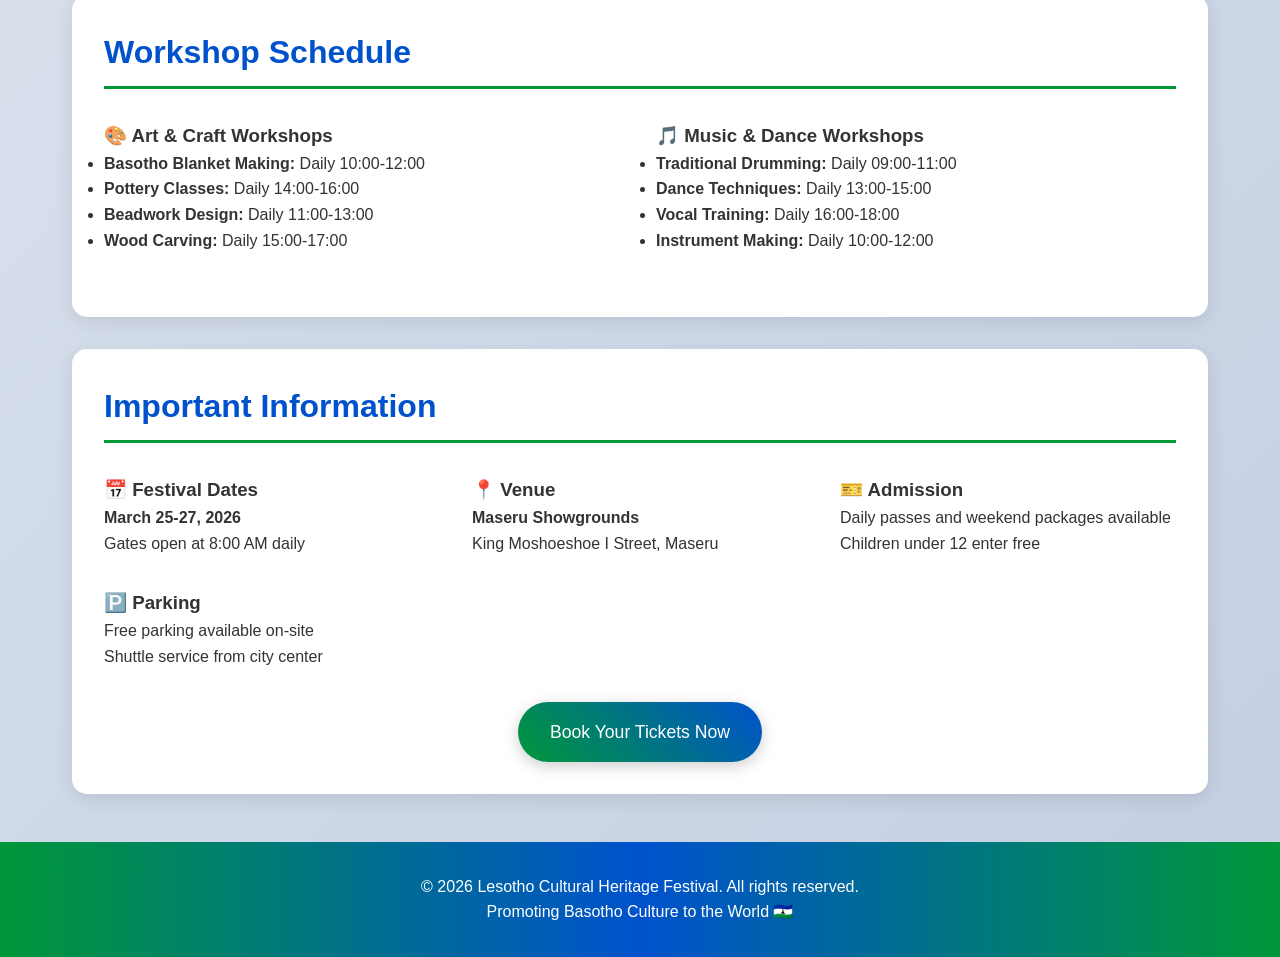
<file: programme.html>
<!DOCTYPE html>
<html lang="en">
<head>
    <meta charset="UTF-8">
    <meta name="viewport" content="width=device-width, initial-scale=1.0">
    <title>Programme - Lesotho Cultural Heritage Festival</title>
    <link rel="stylesheet" href="styles.css">
</head>
<body>
    <header>
        <nav>
            <h1><img src="national-flag.png" alt="Lesotho Flag" class="flag-icon"> Lesotho Cultural Heritage Festival <img src="national-flag.png" alt="Lesotho Flag" class="flag-icon"></h1>
            <ul>
                <li><a href="index.html">Home</a></li>
                <li><a href="about.html">About</a></li>
                <li><a href="programme.html" class="active">Programme</a></li>
                <li><a href="food.html">Food</a></li>
                <li><a href="tickets.html">Tickets</a></li>
                <li><a href="contact.html">Contact</a></li>
            </ul>
        </nav>
    </header>

    <main>
        <section class="card fade-in">
            <h2>Festival Programme & Schedule</h2>
            <p>Join us for three days of cultural immersion, entertainment, and celebration! Our carefully curated programme showcases the best of Basotho culture through performances, workshops, exhibitions, and interactive experiences.</p>
        </section>

        <section class="card fade-in">
            <h2>Day 1 - Thursday, March 25, 2026</h2>
            <table class="schedule-table">
                <thead>
                    <tr>
                        <th>Time</th>
                        <th>Activity</th>
                        <th>Location</th>
                        <th>Description</th>
                    </tr>
                </thead>
                <tbody>
                    <tr>
                        <td>08:00 - 09:00</td>
                        <td>Registration & Welcome</td>
                        <td>Main Entrance</td>
                        <td>Collect festival passes and welcome refreshments</td>
                    </tr>
                    <tr>
                        <td>09:00 - 10:00</td>
                        <td>Opening Ceremony</td>
                        <td>Main Stage</td>
                        <td>Official opening with traditional prayers and speeches</td>
                    </tr>
                    <tr>
                        <td>10:00 - 12:00</td>
                        <td>Traditional Dance Performances</td>
                        <td>Main Stage</td>
                        <td>Mohobelo, Mokorotlo, and Liphothi dance showcases</td>
                    </tr>
                    <tr>
                        <td>12:00 - 13:00</td>
                        <td>Lunch Break</td>
                        <td>Food Court</td>
                        <td>Traditional Basotho cuisine available</td>
                    </tr>
                    <tr>
                        <td>13:00 - 15:00</td>
                        <td>Craft Workshops</td>
                        <td>Workshop Area</td>
                        <td>Learn basket weaving, pottery, and blanket making</td>
                    </tr>
                    <tr>
                        <td>15:00 - 17:00</td>
                        <td>Heritage Exhibition</td>
                        <td>Exhibition Hall</td>
                        <td>Historical artifacts and cultural displays</td>
                    </tr>
                    <tr>
                        <td>17:00 - 19:00</td>
                        <td>Traditional Games</td>
                        <td>Games Arena</td>
                        <td>Morabaraba tournaments and traditional sports</td>
                    </tr>
                    <tr>
                        <td>19:00 - 21:00</td>
                        <td>Evening Concert</td>
                        <td>Main Stage</td>
                        <td>Featuring famous Basotho musicians</td>
                    </tr>
                    <tr>
                        <td>21:00 - 22:00</td>
                        <td>Storytelling Session</td>
                        <td>Campfire Area</td>
                        <td>Traditional folktales and legends</td>
                    </tr>
                </tbody>
            </table>
        </section>

        <section class="card fade-in">
            <h2>Day 2 - Friday, March 26, 2026</h2>
            <table class="schedule-table">
                <thead>
                    <tr>
                        <th>Time</th>
                        <th>Activity</th>
                        <th>Location</th>
                        <th>Description</th>
                    </tr>
                </thead>
                <tbody>
                    <tr>
                        <td>08:00 - 09:00</td>
                        <td>Morning Yoga</td>
                        <td>Open Field</td>
                        <td>Traditional wellness exercises</td>
                    </tr>
                    <tr>
                        <td>09:00 - 11:00</td>
                        <td>Cooking Demonstrations</td>
                        <td>Cooking Arena</td>
                        <td>Learn to prepare traditional Basotho dishes</td>
                    </tr>
                    <tr>
                        <td>11:00 - 13:00</td>
                        <td>Youth Cultural Competition</td>
                        <td>Main Stage</td>
                        <td>Schools compete in various cultural categories</td>
                    </tr>
                    <tr>
                        <td>13:00 - 14:00</td>
                        <td>Lunch Break</td>
                        <td>Food Court</td>
                        <td>International and local cuisine options</td>
                    </tr>
                    <tr>
                        <td>14:00 - 16:00</td>
                        <td>Traditional Fashion Show</td>
                        <td>Fashion Arena</td>
                        <td>Showcase of Basotho traditional attire</td>
                    </tr>
                    <tr>
                        <td>16:00 - 18:00</td>
                        <td>Poetry and Drama</td>
                        <td>Theater Tent</td>
                        <td>Contemporary and traditional performances</td>
                    </tr>
                    <tr>
                        <td>18:00 - 20:00</td>
                        <td>Cultural Exchange Forum</td>
                        <td>Conference Hall</td>
                        <td>Panel discussions with international guests</td>
                    </tr>
                    <tr>
                        <td>20:00 - 23:00</td>
                        <td>Night Concert</td>
                        <td>Main Stage</td>
                        <td>International and local artists performance</td>
                    </tr>
                </tbody>
            </table>
        </section>

        <section class="card fade-in">
            <h2>Day 3 - Saturday, March 27, 2026</h2>
            <table class="schedule-table">
                <thead>
                    <tr>
                        <th>Time</th>
                        <th>Activity</th>
                        <th>Location</th>
                        <th>Description</th>
                    </tr>
                </thead>
                <tbody>
                    <tr>
                        <td>08:00 - 09:00</td>
                        <td>Heritage Walk</td>
                        <td>Festival Grounds</td>
                        <td>Guided tour of cultural sites</td>
                    </tr>
                    <tr>
                        <td>09:00 - 11:00</td>
                        <td>Children's Cultural Program</td>
                        <td>Kids Zone</td>
                        <td>Fun activities and cultural education for children</td>
                    </tr>
                    <tr>
                        <td>11:00 - 13:00</td>
                        <td>Grand Dance Competition</td>
                        <td>Main Stage</td>
                        <td>Finals of the traditional dance competition</td>
                    </tr>
                    <tr>
                        <td>13:00 - 14:00</td>
                        <td>Lunch Break</td>
                        <td>Food Court</td>
                        <td>Festival feast and networking</td>
                    </tr>
                    <tr>
                        <td>14:00 - 16:00</td>
                        <td>Art Exhibition Opening</td>
                        <td>Art Gallery</td>
                        <td>Display of works by Basotho artists</td>
                    </tr>
                    <tr>
                        <td>16:00 - 17:00</td>
                        <td>Awards Ceremony</td>
                        <td>Main Stage</td>
                        <td>Recognition of cultural contributors</td>
                    </tr>
                    <tr>
                        <td>17:00 - 19:00</td>
                        <td>Closing Parade</td>
                        <td>Parade Route</td>
                        <td>Colorful procession through Maseru</td>
                    </tr>
                    <tr>
                        <td>19:00 - 21:00</td>
                        <td>Gala Dinner</td>
                        <td>Dinner Hall</td>
                        <td>Formal closing celebration</td>
                    </tr>
                    <tr>
                        <td>21:00 - 22:00</td>
                        <td>Fireworks Display</td>
                        <td>Main Grounds</td>
                        <td>Spectacular finale to the festival</td>
                    </tr>
                </tbody>
            </table>
        </section>

        <section class="card fade-in">
            <h2>Special Features</h2>
            <div class="grid">
                <div>
                    <h3>🎭 Cultural Villages</h3>
                    <p>Experience different Basotho cultural traditions in our themed villages, each representing different regions and communities of Lesotho.</p>
                </div>
                <div>
                    <h3>🍽️ Food Festival</h3>
                    <p>Savor authentic Basotho cuisine and international dishes prepared by renowned chefs and local home cooks.</p>
                </div>
                <div>
                    <h3>🎪 Kids Zone</h3>
                    <p>Special activities for children including face painting, cultural games, and educational workshops.</p>
                </div>
                <div>
                    <h3>🛍️ Craft Market</h3>
                    <p>Shop for authentic Basotho crafts, souvenirs, and artworks directly from local artisans.</p>
                </div>
            </div>
        </section>

        <section class="card fade-in">
            <h2>Workshop Schedule</h2>
            <div class="grid">
                <div>
                    <h3>🎨 Art & Craft Workshops</h3>
                    <ul>
                        <li><strong>Basotho Blanket Making:</strong> Daily 10:00-12:00</li>
                        <li><strong>Pottery Classes:</strong> Daily 14:00-16:00</li>
                        <li><strong>Beadwork Design:</strong> Daily 11:00-13:00</li>
                        <li><strong>Wood Carving:</strong> Daily 15:00-17:00</li>
                    </ul>
                </div>
                <div>
                    <h3>🎵 Music & Dance Workshops</h3>
                    <ul>
                        <li><strong>Traditional Drumming:</strong> Daily 09:00-11:00</li>
                        <li><strong>Dance Techniques:</strong> Daily 13:00-15:00</li>
                        <li><strong>Vocal Training:</strong> Daily 16:00-18:00</li>
                        <li><strong>Instrument Making:</strong> Daily 10:00-12:00</li>
                    </ul>
                </div>
            </div>
        </section>

        <section class="card fade-in">
            <h2>Important Information</h2>
            <div class="grid">
                <div>
                    <h3>📅 Festival Dates</h3>
                    <p><strong>March 25-27, 2026</strong></p>
                    <p>Gates open at 8:00 AM daily</p>
                </div>
                <div>
                    <h3>📍 Venue</h3>
                    <p><strong>Maseru Showgrounds</strong></p>
                    <p>King Moshoeshoe I Street, Maseru</p>
                </div>
                <div>
                    <h3>🎫 Admission</h3>
                    <p>Daily passes and weekend packages available</p>
                    <p>Children under 12 enter free</p>
                </div>
                <div>
                    <h3>🅿️ Parking</h3>
                    <p>Free parking available on-site</p>
                    <p>Shuttle service from city center</p>
                </div>
            </div>
            
            <div style="text-align: center; margin-top: 2rem;">
                <a href="tickets.html" class="btn">Book Your Tickets Now</a>
            </div>
        </section>
    </main>

    <footer>
        <p>&copy; 2026 Lesotho Cultural Heritage Festival. All rights reserved.</p>
        <p>Promoting Basotho Culture to the World 🇱🇸</p>
    </footer>
</body>
</html>
</file>
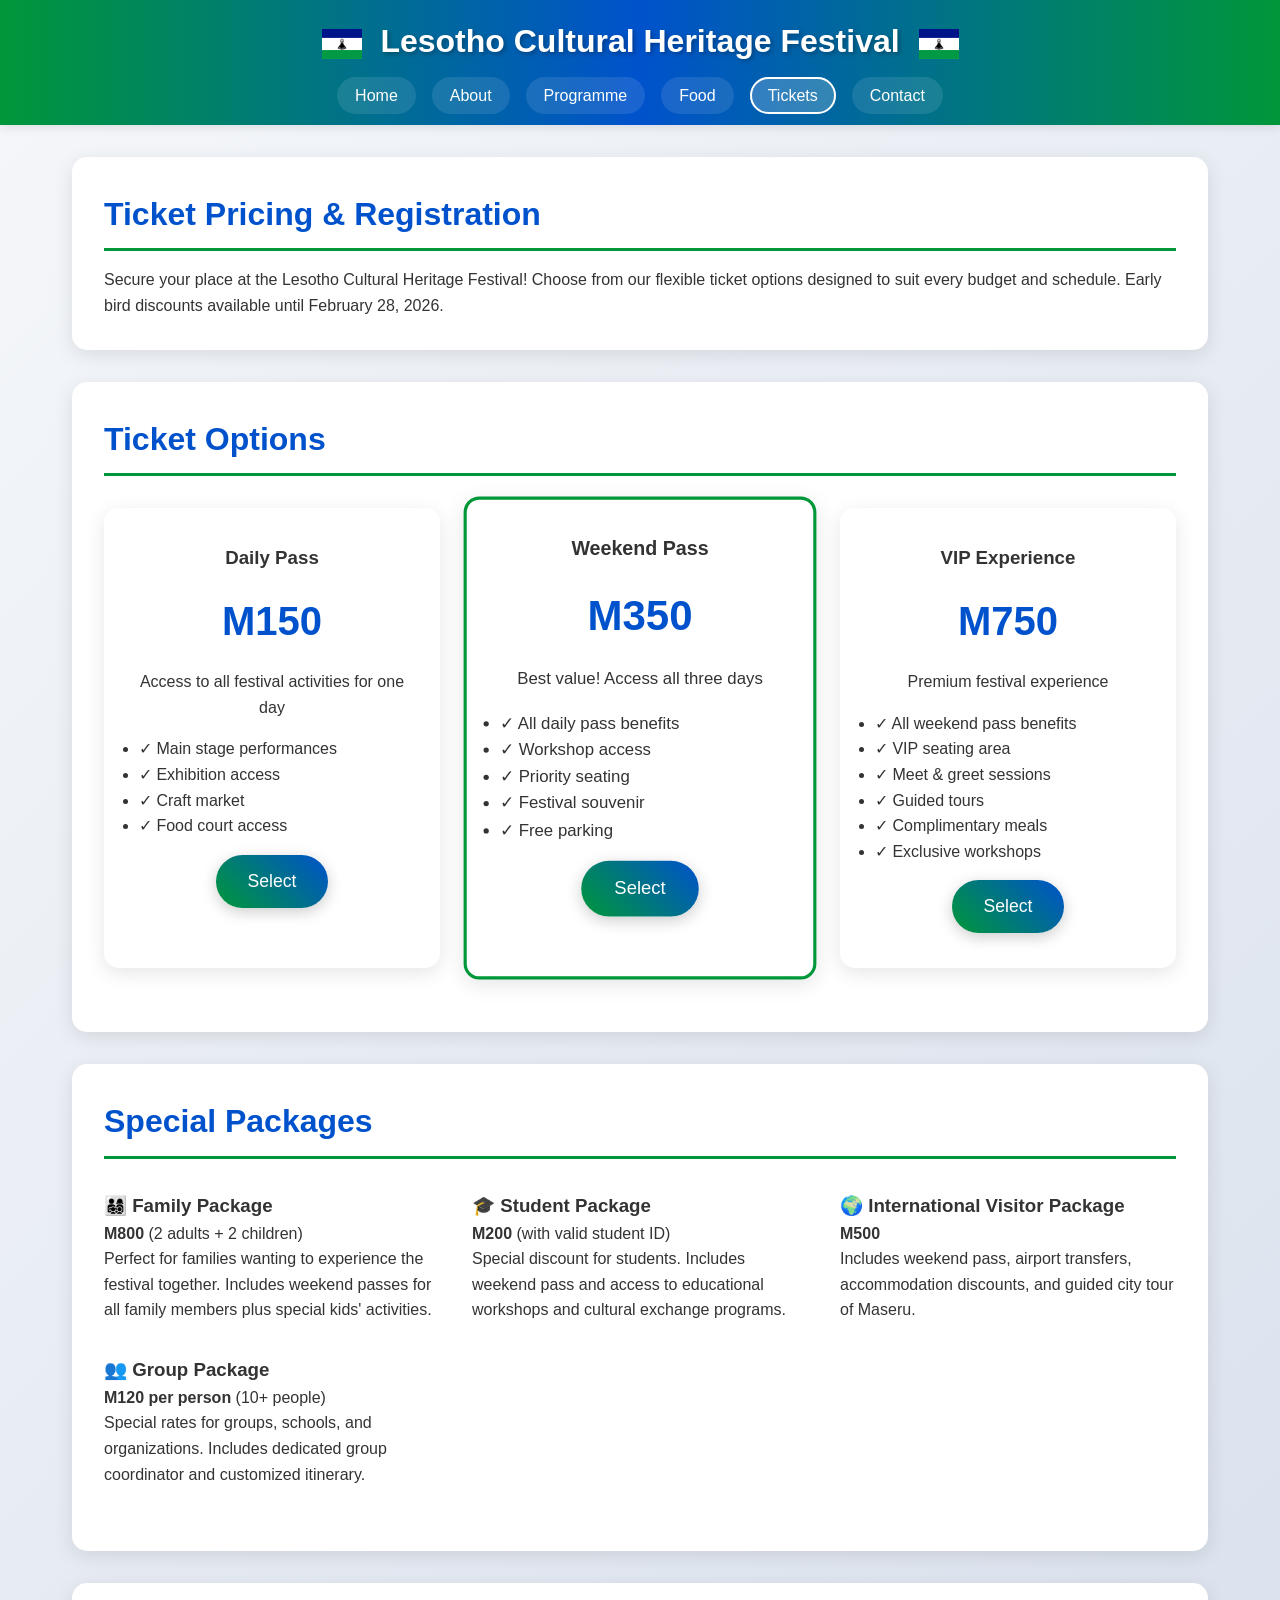
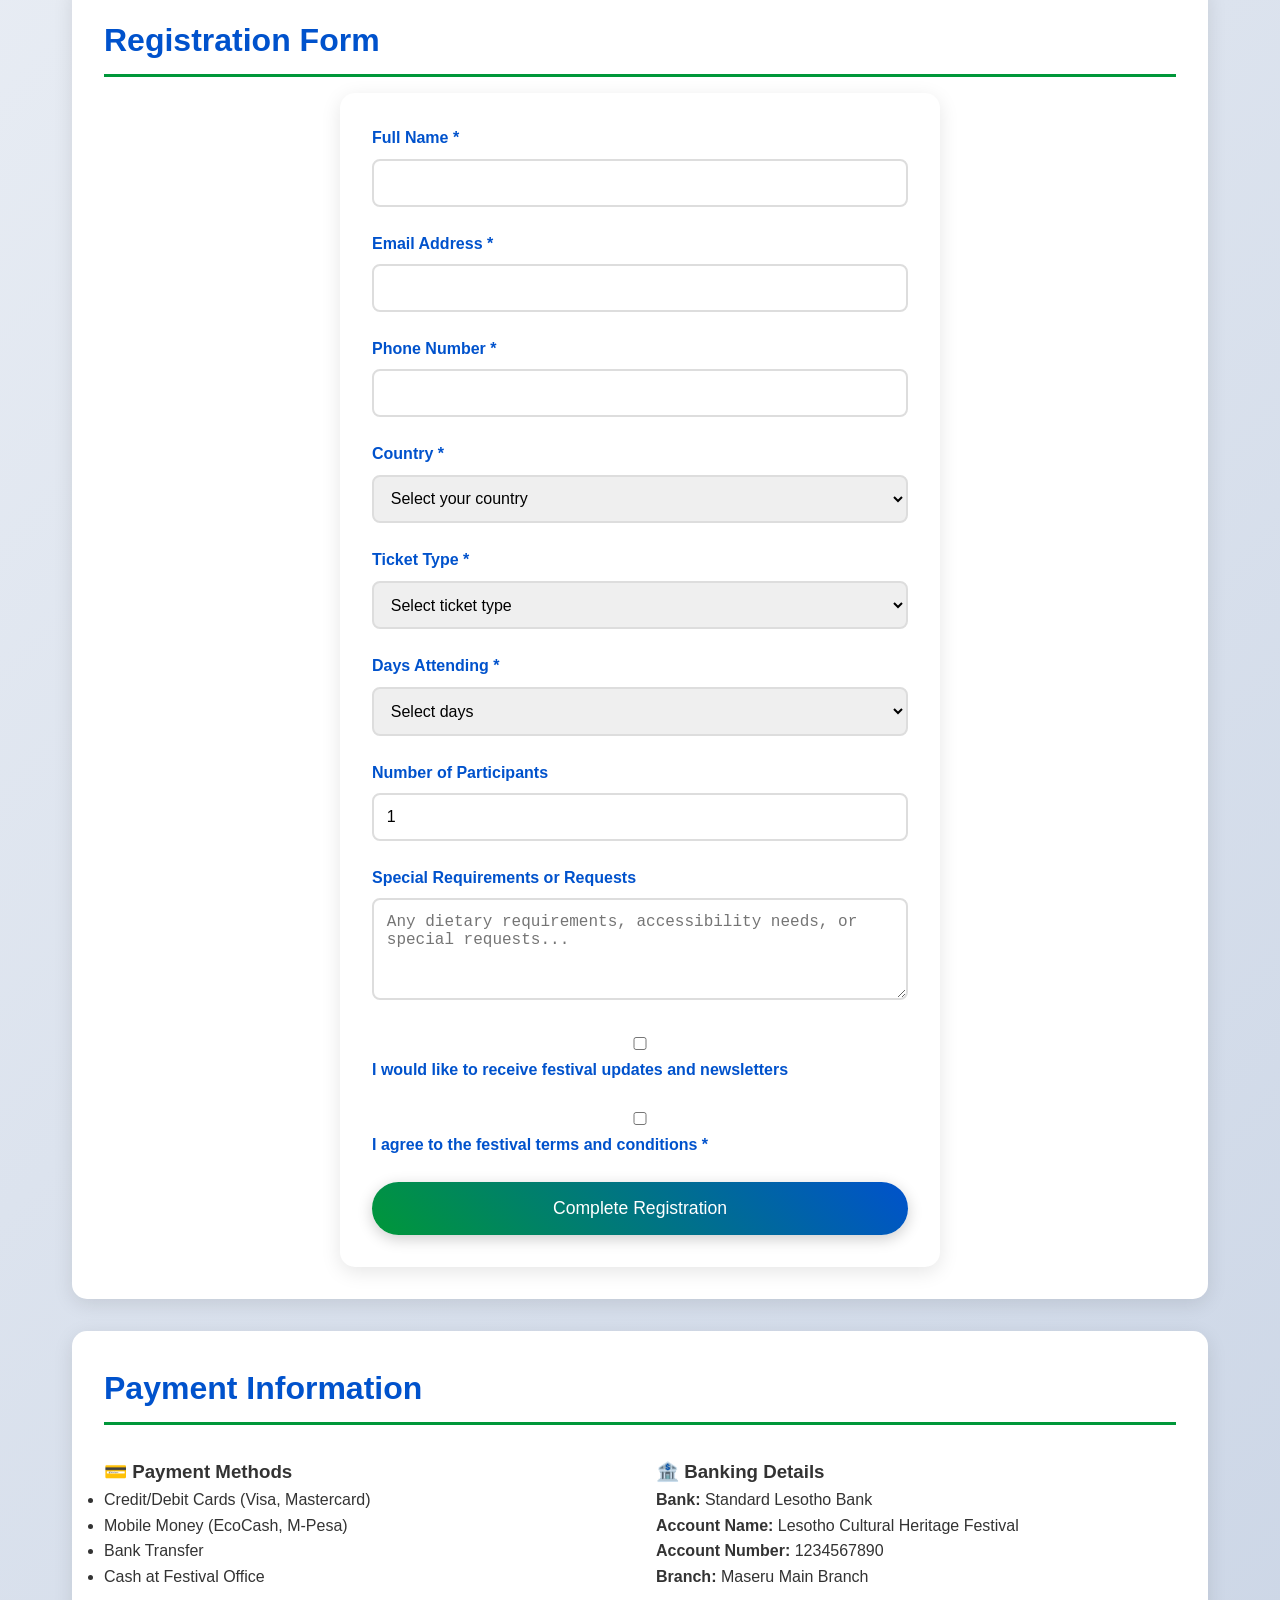
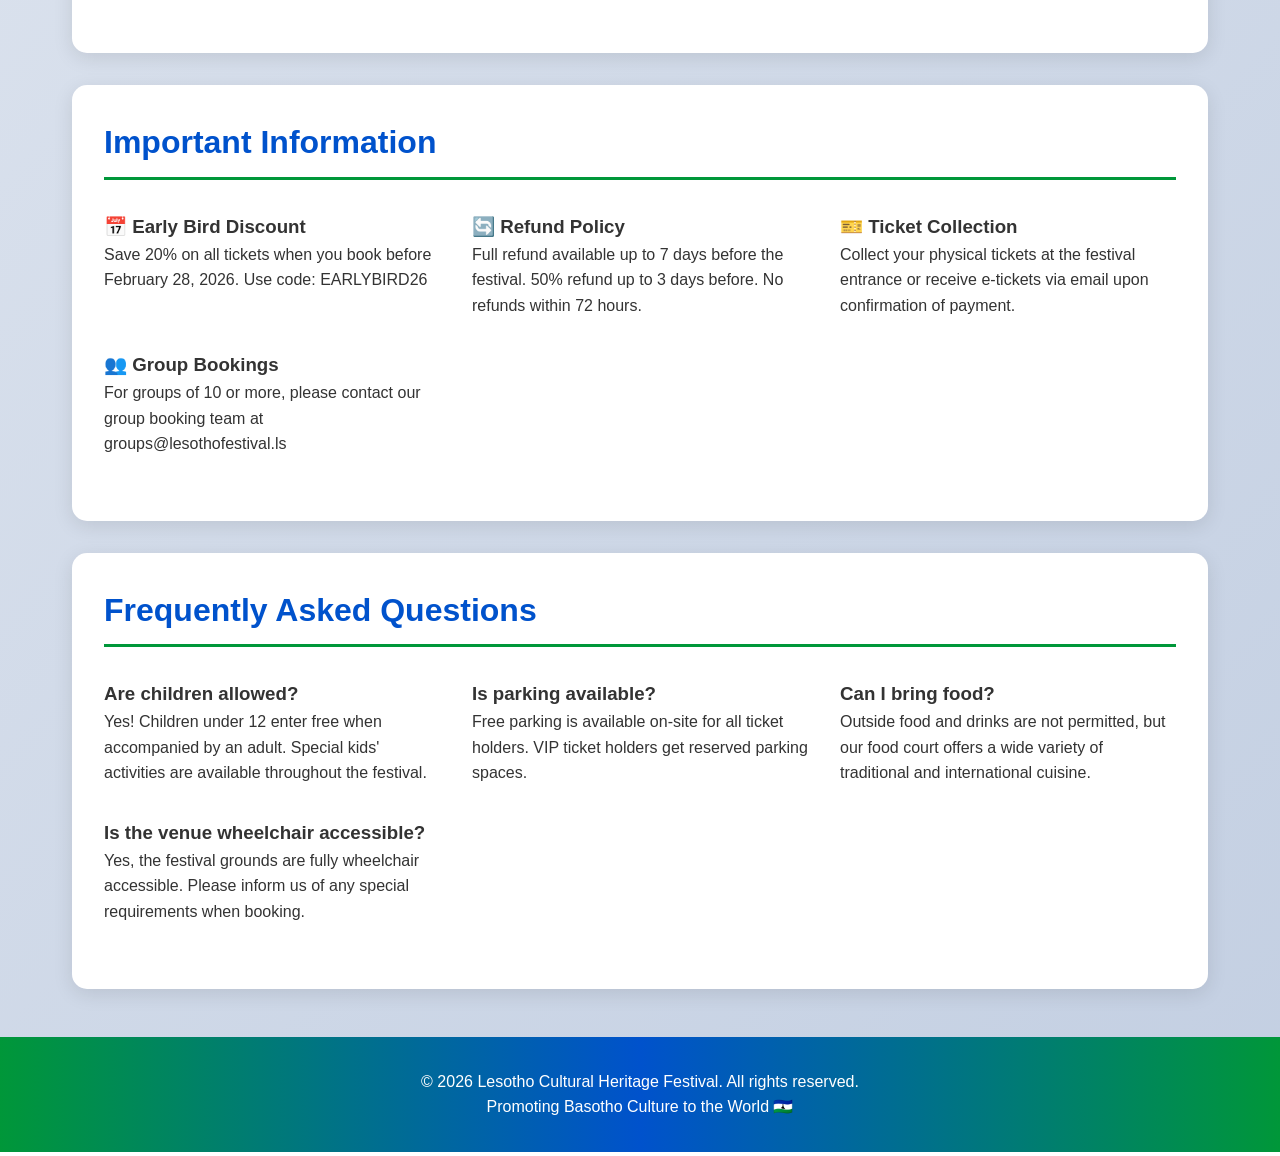
<file: tickets.html>
<!DOCTYPE html>
<html lang="en">
<head>
    <meta charset="UTF-8">
    <meta name="viewport" content="width=device-width, initial-scale=1.0">
    <title>Tickets & Registration - Lesotho Cultural Heritage Festival</title>
    <link rel="stylesheet" href="styles.css">
</head>
<body>
    <header>
        <nav>
            <h1><img src="national-flag.png" alt="Lesotho Flag" class="flag-icon"> Lesotho Cultural Heritage Festival <img src="national-flag.png" alt="Lesotho Flag" class="flag-icon"></h1>
            <ul>
                <li><a href="index.html">Home</a></li>
                <li><a href="about.html">About</a></li>
                <li><a href="programme.html">Programme</a></li>
                <li><a href="food.html">Food</a></li>
                <li><a href="tickets.html" class="active">Tickets</a></li>
                <li><a href="contact.html">Contact</a></li>
            </ul>
        </nav>
    </header>

    <main>
        <section class="card fade-in">
            <h2>Ticket Pricing & Registration</h2>
            <p>Secure your place at the Lesotho Cultural Heritage Festival! Choose from our flexible ticket options designed to suit every budget and schedule. Early bird discounts available until February 28, 2026.</p>
        </section>

        <section class="card fade-in">
            <h2>Ticket Options</h2>
            <div class="pricing-grid">
                <div class="pricing-card">
                    <h3>Daily Pass</h3>
                    <div class="price">M150</div>
                    <p>Access to all festival activities for one day</p>
                    <ul style="text-align: left; margin: 1rem 0;">
                        <li>✓ Main stage performances</li>
                        <li>✓ Exhibition access</li>
                        <li>✓ Craft market</li>
                        <li>✓ Food court access</li>
                    </ul>
                    <button class="btn" onclick="selectTicket('Daily Pass', 150)">Select</button>
                </div>

                <div class="pricing-card featured">
                    <h3>Weekend Pass</h3>
                    <div class="price">M350</div>
                    <p>Best value! Access all three days</p>
                    <ul style="text-align: left; margin: 1rem 0;">
                        <li>✓ All daily pass benefits</li>
                        <li>✓ Workshop access</li>
                        <li>✓ Priority seating</li>
                        <li>✓ Festival souvenir</li>
                        <li>✓ Free parking</li>
                    </ul>
                    <button class="btn" onclick="selectTicket('Weekend Pass', 350)">Select</button>
                </div>

                <div class="pricing-card">
                    <h3>VIP Experience</h3>
                    <div class="price">M750</div>
                    <p>Premium festival experience</p>
                    <ul style="text-align: left; margin: 1rem 0;">
                        <li>✓ All weekend pass benefits</li>
                        <li>✓ VIP seating area</li>
                        <li>✓ Meet & greet sessions</li>
                        <li>✓ Guided tours</li>
                        <li>✓ Complimentary meals</li>
                        <li>✓ Exclusive workshops</li>
                    </ul>
                    <button class="btn" onclick="selectTicket('VIP Experience', 750)">Select</button>
                </div>
            </div>
        </section>

        <section class="card fade-in">
            <h2>Special Packages</h2>
            <div class="grid">
                <div>
                    <h3>👨‍👩‍👧‍👦 Family Package</h3>
                    <p><strong>M800</strong> (2 adults + 2 children)</p>
                    <p>Perfect for families wanting to experience the festival together. Includes weekend passes for all family members plus special kids' activities.</p>
                </div>
                <div>
                    <h3>🎓 Student Package</h3>
                    <p><strong>M200</strong> (with valid student ID)</p>
                    <p>Special discount for students. Includes weekend pass and access to educational workshops and cultural exchange programs.</p>
                </div>
                <div>
                    <h3>🌍 International Visitor Package</h3>
                    <p><strong>M500</strong></p>
                    <p>Includes weekend pass, airport transfers, accommodation discounts, and guided city tour of Maseru.</p>
                </div>
                <div>
                    <h3>👥 Group Package</h3>
                    <p><strong>M120 per person</strong> (10+ people)</p>
                    <p>Special rates for groups, schools, and organizations. Includes dedicated group coordinator and customized itinerary.</p>
                </div>
            </div>
        </section>

        <section class="card fade-in">
            <h2>Registration Form</h2>
            <form class="registration-form" onsubmit="handleSubmit(event)">
                <div class="form-group">
                    <label for="fullName">Full Name *</label>
                    <input type="text" id="fullName" name="fullName" required>
                </div>

                <div class="form-group">
                    <label for="email">Email Address *</label>
                    <input type="email" id="email" name="email" required>
                </div>

                <div class="form-group">
                    <label for="phone">Phone Number *</label>
                    <input type="tel" id="phone" name="phone" required>
                </div>

                <div class="form-group">
                    <label for="country">Country *</label>
                    <select id="country" name="country" required>
                        <option value="">Select your country</option>
                        <option value="lesotho">Lesotho</option>
                        <option value="south-africa">South Africa</option>
                        <option value="botswana">Botswana</option>
                        <option value="namibia">Namibia</option>
                        <option value="zimbabwe">Zimbabwe</option>
                        <option value="mozambique">Mozambique</option>
                        <option value="other">Other</option>
                    </select>
                </div>

                <div class="form-group">
                    <label for="ticketType">Ticket Type *</label>
                    <select id="ticketType" name="ticketType" required>
                        <option value="">Select ticket type</option>
                        <option value="daily">Daily Pass - M150</option>
                        <option value="weekend">Weekend Pass - M350</option>
                        <option value="vip">VIP Experience - M750</option>
                        <option value="family">Family Package - M800</option>
                        <option value="student">Student Package - M200</option>
                        <option value="international">International Visitor - M500</option>
                        <option value="group">Group Package - M120/person</option>
                    </select>
                </div>

                <div class="form-group">
                    <label for="attendance">Days Attending *</label>
                    <select id="attendance" name="attendance" required>
                        <option value="">Select days</option>
                        <option value="day1">Day 1 - March 25</option>
                        <option value="day2">Day 2 - March 26</option>
                        <option value="day3">Day 3 - March 27</option>
                        <option value="all">All Three Days</option>
                    </select>
                </div>

                <div class="form-group">
                    <label for="participants">Number of Participants</label>
                    <input type="number" id="participants" name="participants" min="1" max="50" value="1">
                </div>

                <div class="form-group">
                    <label for="specialRequests">Special Requirements or Requests</label>
                    <textarea id="specialRequests" name="specialRequests" rows="4" placeholder="Any dietary requirements, accessibility needs, or special requests..."></textarea>
                </div>

                <div class="form-group">
                    <label>
                        <input type="checkbox" name="newsletter" value="yes">
                        I would like to receive festival updates and newsletters
                    </label>
                </div>

                <div class="form-group">
                    <label>
                        <input type="checkbox" name="terms" required>
                        I agree to the festival terms and conditions *
                    </label>
                </div>

                <button type="submit" class="btn" style="width: 100%;">Complete Registration</button>
            </form>
        </section>

        <section class="card fade-in">
            <h2>Payment Information</h2>
            <div class="grid">
                <div>
                    <h3>💳 Payment Methods</h3>
                    <ul>
                        <li>Credit/Debit Cards (Visa, Mastercard)</li>
                        <li>Mobile Money (EcoCash, M-Pesa)</li>
                        <li>Bank Transfer</li>
                        <li>Cash at Festival Office</li>
                    </ul>
                </div>
                <div>
                    <h3>🏦 Banking Details</h3>
                    <p><strong>Bank:</strong> Standard Lesotho Bank</p>
                    <p><strong>Account Name:</strong> Lesotho Cultural Heritage Festival</p>
                    <p><strong>Account Number:</strong> 1234567890</p>
                    <p><strong>Branch:</strong> Maseru Main Branch</p>
                </div>
            </div>
        </section>

        <section class="card fade-in">
            <h2>Important Information</h2>
            <div class="grid">
                <div>
                    <h3>📅 Early Bird Discount</h3>
                    <p>Save 20% on all tickets when you book before February 28, 2026. Use code: EARLYBIRD26</p>
                </div>
                <div>
                    <h3>🔄 Refund Policy</h3>
                    <p>Full refund available up to 7 days before the festival. 50% refund up to 3 days before. No refunds within 72 hours.</p>
                </div>
                <div>
                    <h3>🎫 Ticket Collection</h3>
                    <p>Collect your physical tickets at the festival entrance or receive e-tickets via email upon confirmation of payment.</p>
                </div>
                <div>
                    <h3>👥 Group Bookings</h3>
                    <p>For groups of 10 or more, please contact our group booking team at groups@lesothofestival.ls</p>
                </div>
            </div>
        </section>

        <section class="card fade-in">
            <h2>Frequently Asked Questions</h2>
            <div class="grid">
                <div>
                    <h3>Are children allowed?</h3>
                    <p>Yes! Children under 12 enter free when accompanied by an adult. Special kids' activities are available throughout the festival.</p>
                </div>
                <div>
                    <h3>Is parking available?</h3>
                    <p>Free parking is available on-site for all ticket holders. VIP ticket holders get reserved parking spaces.</p>
                </div>
                <div>
                    <h3>Can I bring food?</h3>
                    <p>Outside food and drinks are not permitted, but our food court offers a wide variety of traditional and international cuisine.</p>
                </div>
                <div>
                    <h3>Is the venue wheelchair accessible?</h3>
                    <p>Yes, the festival grounds are fully wheelchair accessible. Please inform us of any special requirements when booking.</p>
                </div>
            </div>
        </section>
    </main>

    <footer>
        <p>&copy; 2026 Lesotho Cultural Heritage Festival. All rights reserved.</p>
        <p>Promoting Basotho Culture to the World 🇱🇸</p>
    </footer>

    <script>
        function selectTicket(type, price) {
            document.getElementById('ticketType').value = type.toLowerCase().replace(' ', '-');
            document.getElementById('ticketType').focus();
            window.scrollTo({
                top: document.querySelector('.registration-form').offsetTop - 100,
                behavior: 'smooth'
            });
        }

        function handleSubmit(event) {
            event.preventDefault();
            alert('Thank you for your registration! We will contact you shortly with payment details.');
            // In a real application, this would submit the form to a server
        }
    </script>
</body>
</html>
</file>
<file: styles.css>
/* Lesotho Cultural Heritage Festival - Event Promotion Platform */
/* Inspired by Lesotho national colors: Blue, White, Green */

* {
    margin: 0;
    padding: 0;
    box-sizing: border-box;
}

body {
    font-family: 'Segoe UI', Tahoma, Geneva, Verdana, sans-serif;
    line-height: 1.6;
    color: #333;
    background: linear-gradient(135deg, #f5f7fa 0%, #c3cfe2 100%);
}

/* Header and Navigation */
header {
    background: linear-gradient(90deg, #009739 0%, #0052CC 50%, #009739 100%);
    color: white;
    padding: 1rem 0;
    box-shadow: 0 2px 10px rgba(0,0,0,0.1);
    position: sticky;
    top: 0;
    z-index: 1000;
}

nav {
    max-width: 1200px;
    margin: 0 auto;
    padding: 0 2rem;
}

nav h1 {
    font-size: 2rem;
    margin-bottom: 1rem;
    text-align: center;
    text-shadow: 2px 2px 4px rgba(0,0,0,0.3);
}

nav ul {
    list-style: none;
    display: flex;
    justify-content: center;
    flex-wrap: wrap;
    gap: 1rem;
}

nav ul li a {
    color: white;
    text-decoration: none;
    padding: 0.5rem 1rem;
    border-radius: 25px;
    transition: all 0.3s ease;
    background: rgba(255,255,255,0.1);
    border: 2px solid transparent;
}

nav ul li a:hover, nav ul li a.active {
    background: rgba(255,255,255,0.2);
    border-color: white;
    transform: translateY(-2px);
}

/* Main Content */
main {
    max-width: 1200px;
    margin: 2rem auto;
    padding: 0 2rem;
}

.hero-banner {
    background: linear-gradient(rgba(0,0,0,0.4), rgba(0,0,0,0.4)), url('cultural-festival1.jpg');
    background-size: cover;
    background-position: center;
    height: 400px;
    display: flex;
    align-items: center;
    justify-content: center;
    text-align: center;
    color: white;
    border-radius: 15px;
    margin-bottom: 2rem;
    box-shadow: 0 10px 30px rgba(0,0,0,0.2);
}

.hero-content h1 {
    font-size: 3rem;
    margin-bottom: 1rem;
    text-shadow: 3px 3px 6px rgba(0,0,0,0.7);
}

.hero-content p {
    font-size: 1.2rem;
    margin-bottom: 1.5rem;
}

.btn {
    display: inline-block;
    background: linear-gradient(45deg, #009739, #0052CC);
    color: white;
    padding: 1rem 2rem;
    text-decoration: none;
    border-radius: 30px;
    transition: all 0.3s ease;
    border: none;
    cursor: pointer;
    font-size: 1.1rem;
    box-shadow: 0 4px 15px rgba(0,0,0,0.2);
}

.btn:hover {
    transform: translateY(-3px);
    box-shadow: 0 6px 20px rgba(0,0,0,0.3);
}

/* Cards and Sections */
.card {
    background: white;
    border-radius: 15px;
    padding: 2rem;
    margin-bottom: 2rem;
    box-shadow: 0 5px 20px rgba(0,0,0,0.1);
    transition: transform 0.3s ease;
}

.card:hover {
    transform: translateY(-5px);
}

.card h2 {
    color: #0052CC;
    margin-bottom: 1rem;
    font-size: 2rem;
    border-bottom: 3px solid #009739;
    padding-bottom: 0.5rem;
}

.grid {
    display: grid;
    grid-template-columns: repeat(auto-fit, minmax(300px, 1fr));
    gap: 2rem;
    margin: 2rem 0;
}

/* Table Styles */
.schedule-table {
    width: 100%;
    border-collapse: collapse;
    margin: 2rem 0;
    background: white;
    border-radius: 10px;
    overflow: hidden;
    box-shadow: 0 5px 20px rgba(0,0,0,0.1);
}

.schedule-table th {
    background: linear-gradient(45deg, #009739, #0052CC);
    color: white;
    padding: 1rem;
    text-align: left;
    font-size: 1.1rem;
}

.schedule-table td {
    padding: 1rem;
    border-bottom: 1px solid #ddd;
}

.schedule-table tr:nth-child(even) {
    background: #f9f9f9;
}

.schedule-table tr:hover {
    background: #f0f8ff;
}

/* Form Styles */
.registration-form {
    background: white;
    padding: 2rem;
    border-radius: 15px;
    box-shadow: 0 5px 20px rgba(0,0,0,0.1);
    max-width: 600px;
    margin: 0 auto;
}

.form-group {
    margin-bottom: 1.5rem;
}

.form-group label {
    display: block;
    margin-bottom: 0.5rem;
    color: #0052CC;
    font-weight: bold;
}

.form-group input,
.form-group select,
.form-group textarea {
    width: 100%;
    padding: 0.8rem;
    border: 2px solid #ddd;
    border-radius: 8px;
    font-size: 1rem;
    transition: border-color 0.3s ease;
}

.form-group input:focus,
.form-group select:focus,
.form-group textarea:focus {
    outline: none;
    border-color: #0052CC;
}

/* Pricing Cards */
.pricing-grid {
    display: grid;
    grid-template-columns: repeat(auto-fit, minmax(250px, 1fr));
    gap: 2rem;
    margin: 2rem 0;
}

.pricing-card {
    background: white;
    border-radius: 15px;
    padding: 2rem;
    text-align: center;
    box-shadow: 0 5px 20px rgba(0,0,0,0.1);
    transition: transform 0.3s ease;
    border: 3px solid transparent;
}

.pricing-card.featured {
    border-color: #009739;
    transform: scale(1.05);
}

.pricing-card:hover {
    transform: translateY(-5px);
}

.price {
    font-size: 2.5rem;
    color: #0052CC;
    font-weight: bold;
    margin: 1rem 0;
}

/* Contact Info */
.contact-info {
    display: grid;
    grid-template-columns: repeat(auto-fit, minmax(250px, 1fr));
    gap: 2rem;
    margin: 2rem 0;
}

.contact-item {
    background: white;
    padding: 1.5rem;
    border-radius: 10px;
    text-align: center;
    box-shadow: 0 3px 15px rgba(0,0,0,0.1);
}

.contact-item h3 {
    color: #0052CC;
    margin-bottom: 1rem;
}

/* Social Media Links */
.social-links {
    display: flex;
    justify-content: center;
    gap: 2rem;
    margin: 2rem 0;
}

.social-links a {
    display: inline-block;
    width: 50px;
    height: 50px;
    background: linear-gradient(45deg, #009739, #0052CC);
    color: white;
    text-align: center;
    line-height: 50px;
    border-radius: 50%;
    text-decoration: none;
    transition: transform 0.3s ease;
    font-size: 1.2rem;
}

.social-links a:hover {
    transform: scale(1.2);
}

/* Footer */
footer {
    background: linear-gradient(90deg, #009739 0%, #0052CC 50%, #009739 100%);
    color: white;
    text-align: center;
    padding: 2rem 0;
    margin-top: 3rem;
}

/* Responsive Design */
@media (max-width: 768px) {
    nav ul {
        flex-direction: column;
        align-items: center;
    }
    
    .hero-content h1 {
        font-size: 2rem;
    }
    
    .grid {
        grid-template-columns: 1fr;
    }
    
    .pricing-grid {
        grid-template-columns: 1fr;
    }
}

/* Animations */
@keyframes fadeIn {
    from {
        opacity: 0;
        transform: translateY(20px);
    }
    to {
        opacity: 1;
        transform: translateY(0);
    }
}

.fade-in {
    animation: fadeIn 1s ease-out;
}

/* Flag Animation */
.flag-icon {
    width: 40px;
    height: 30px;
    margin: 0 10px;
    vertical-align: middle;
    animation: wave 2s ease-in-out infinite;
}

@keyframes wave {
    0%, 100% { transform: rotate(0deg); }
    50% { transform: rotate(5deg); }
}
</file>
